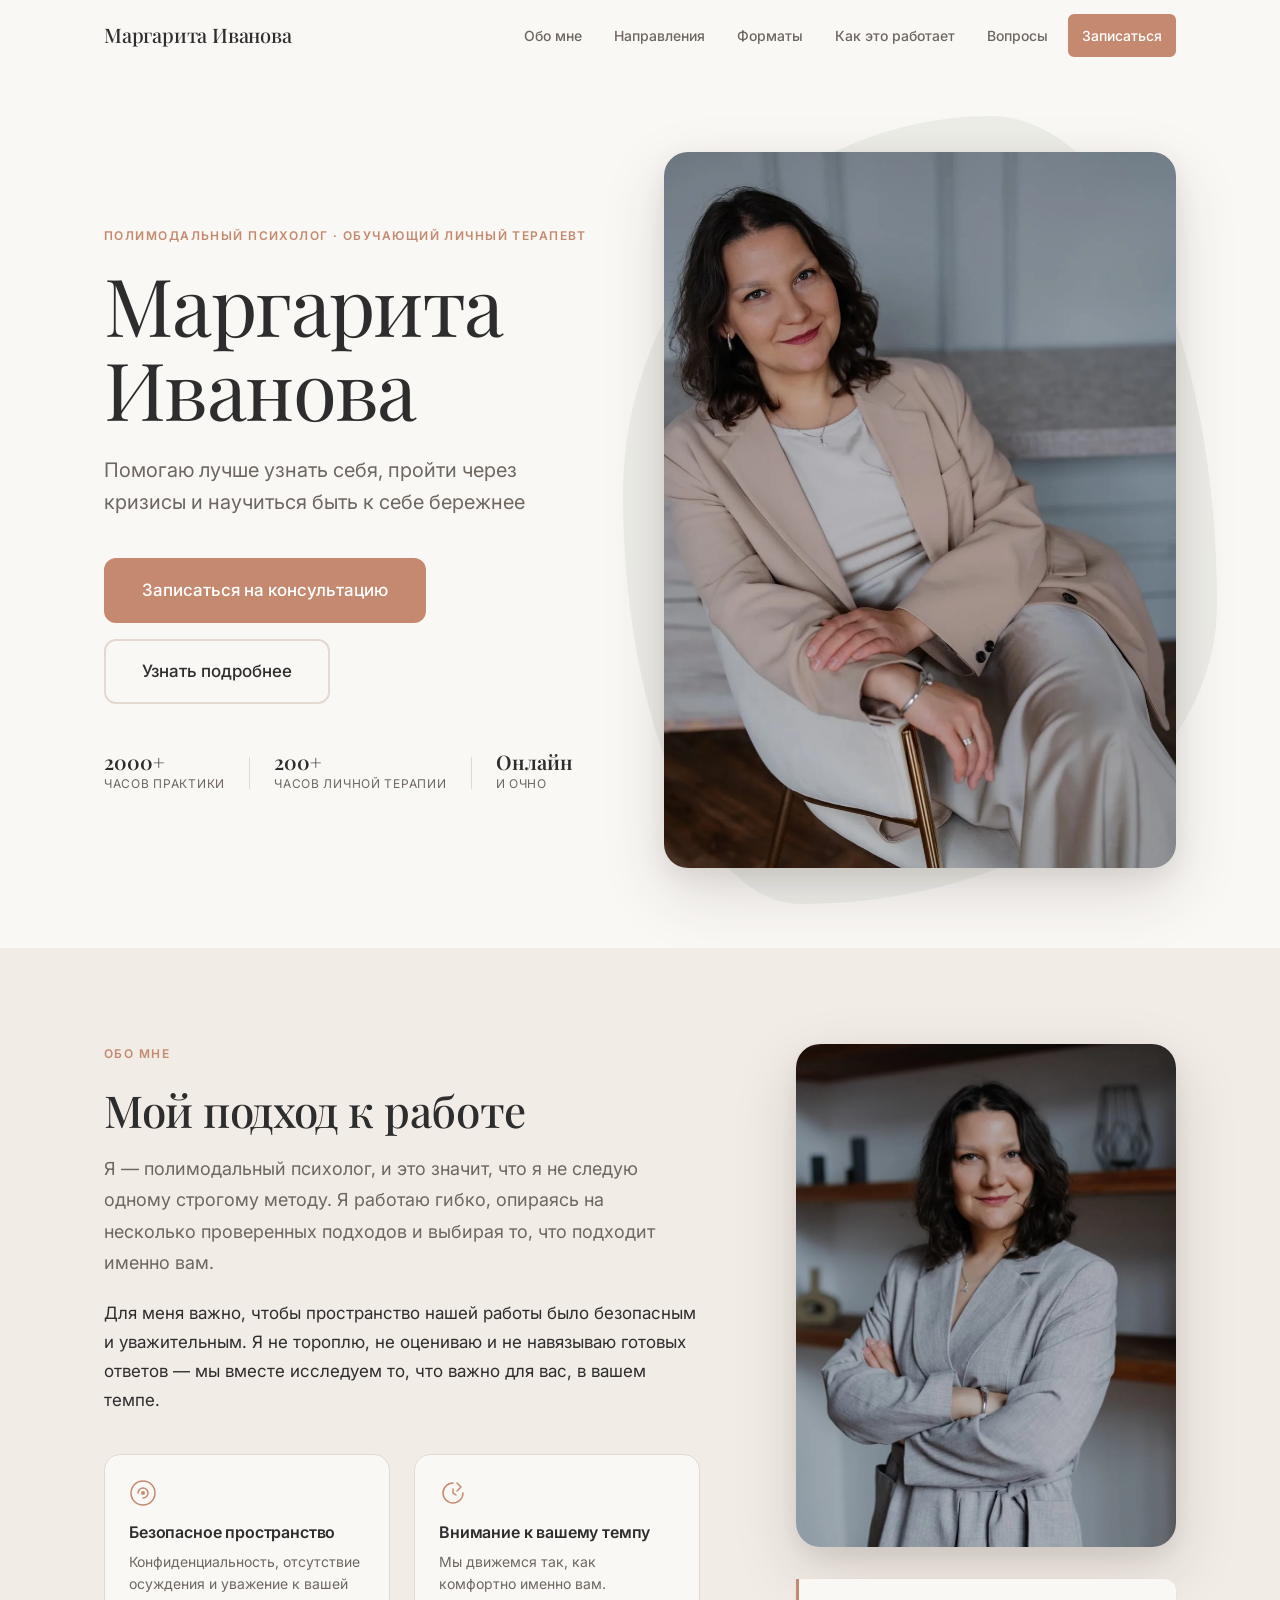
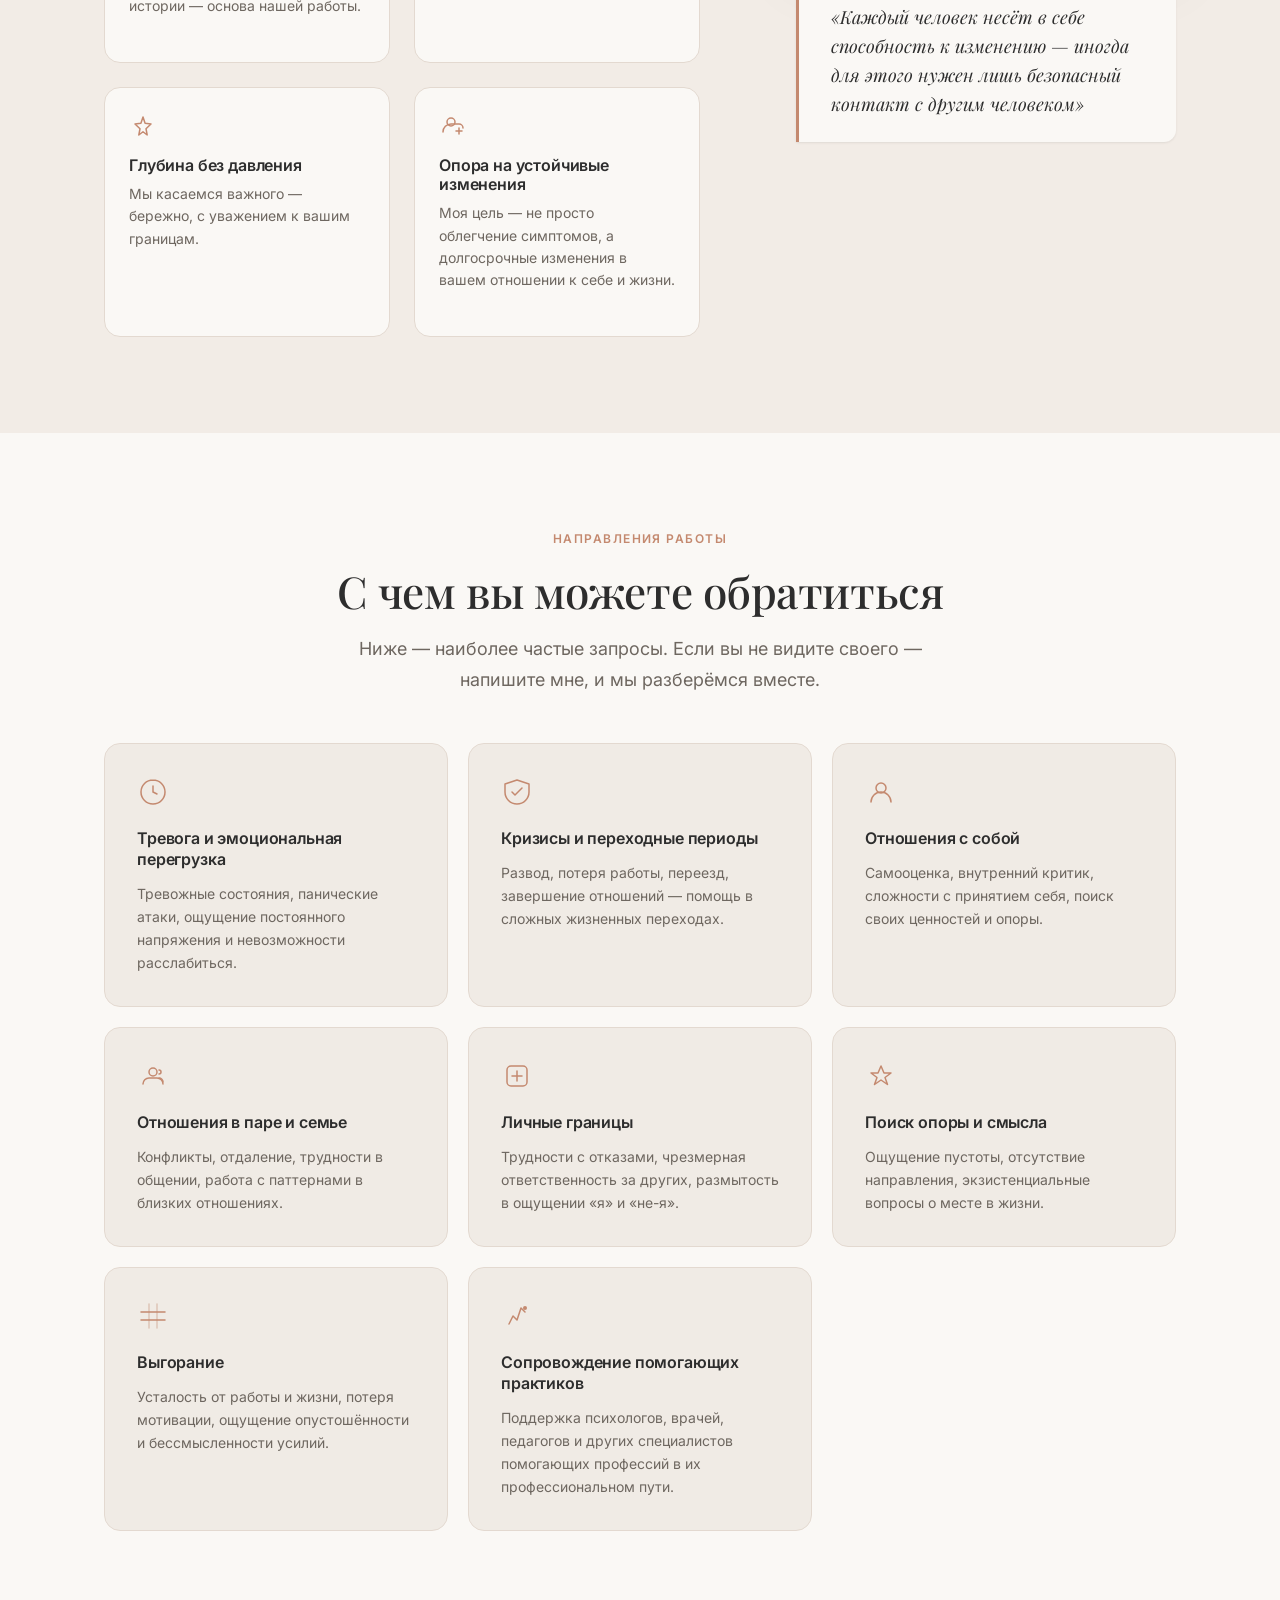
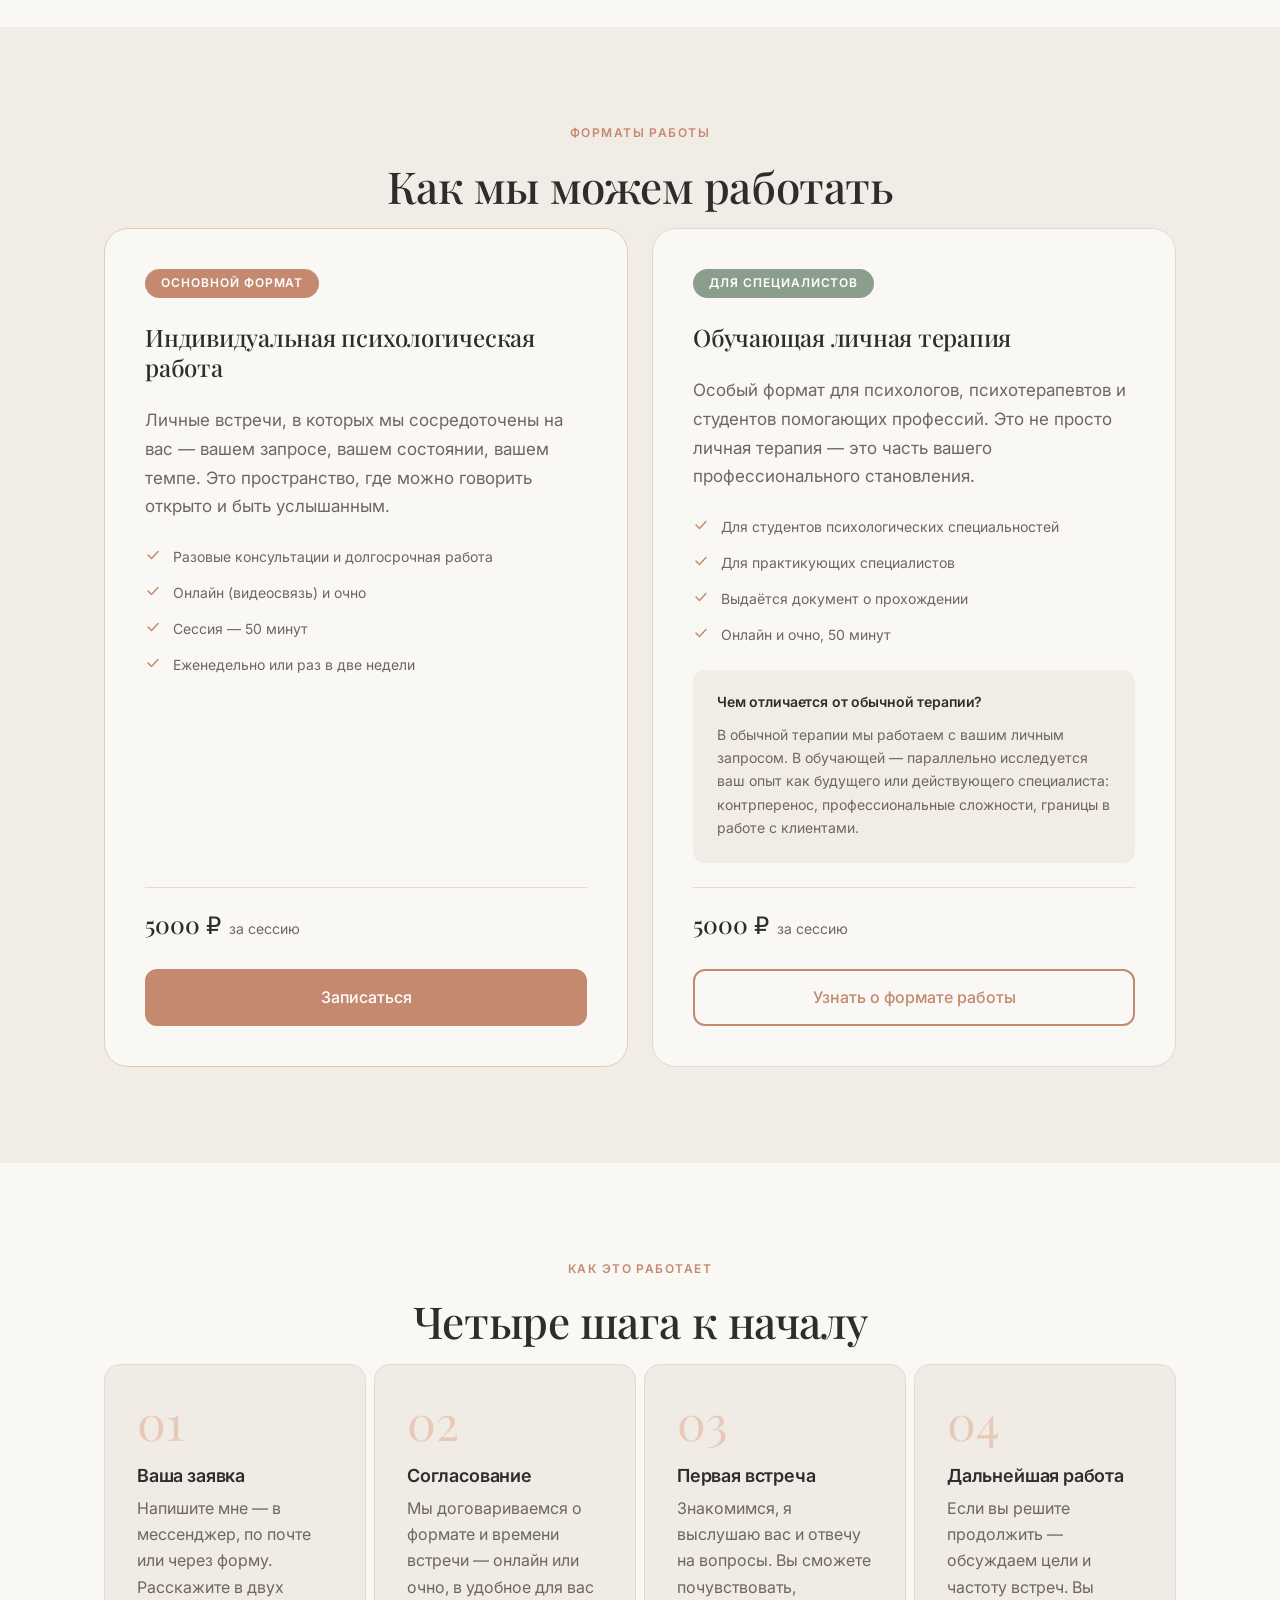
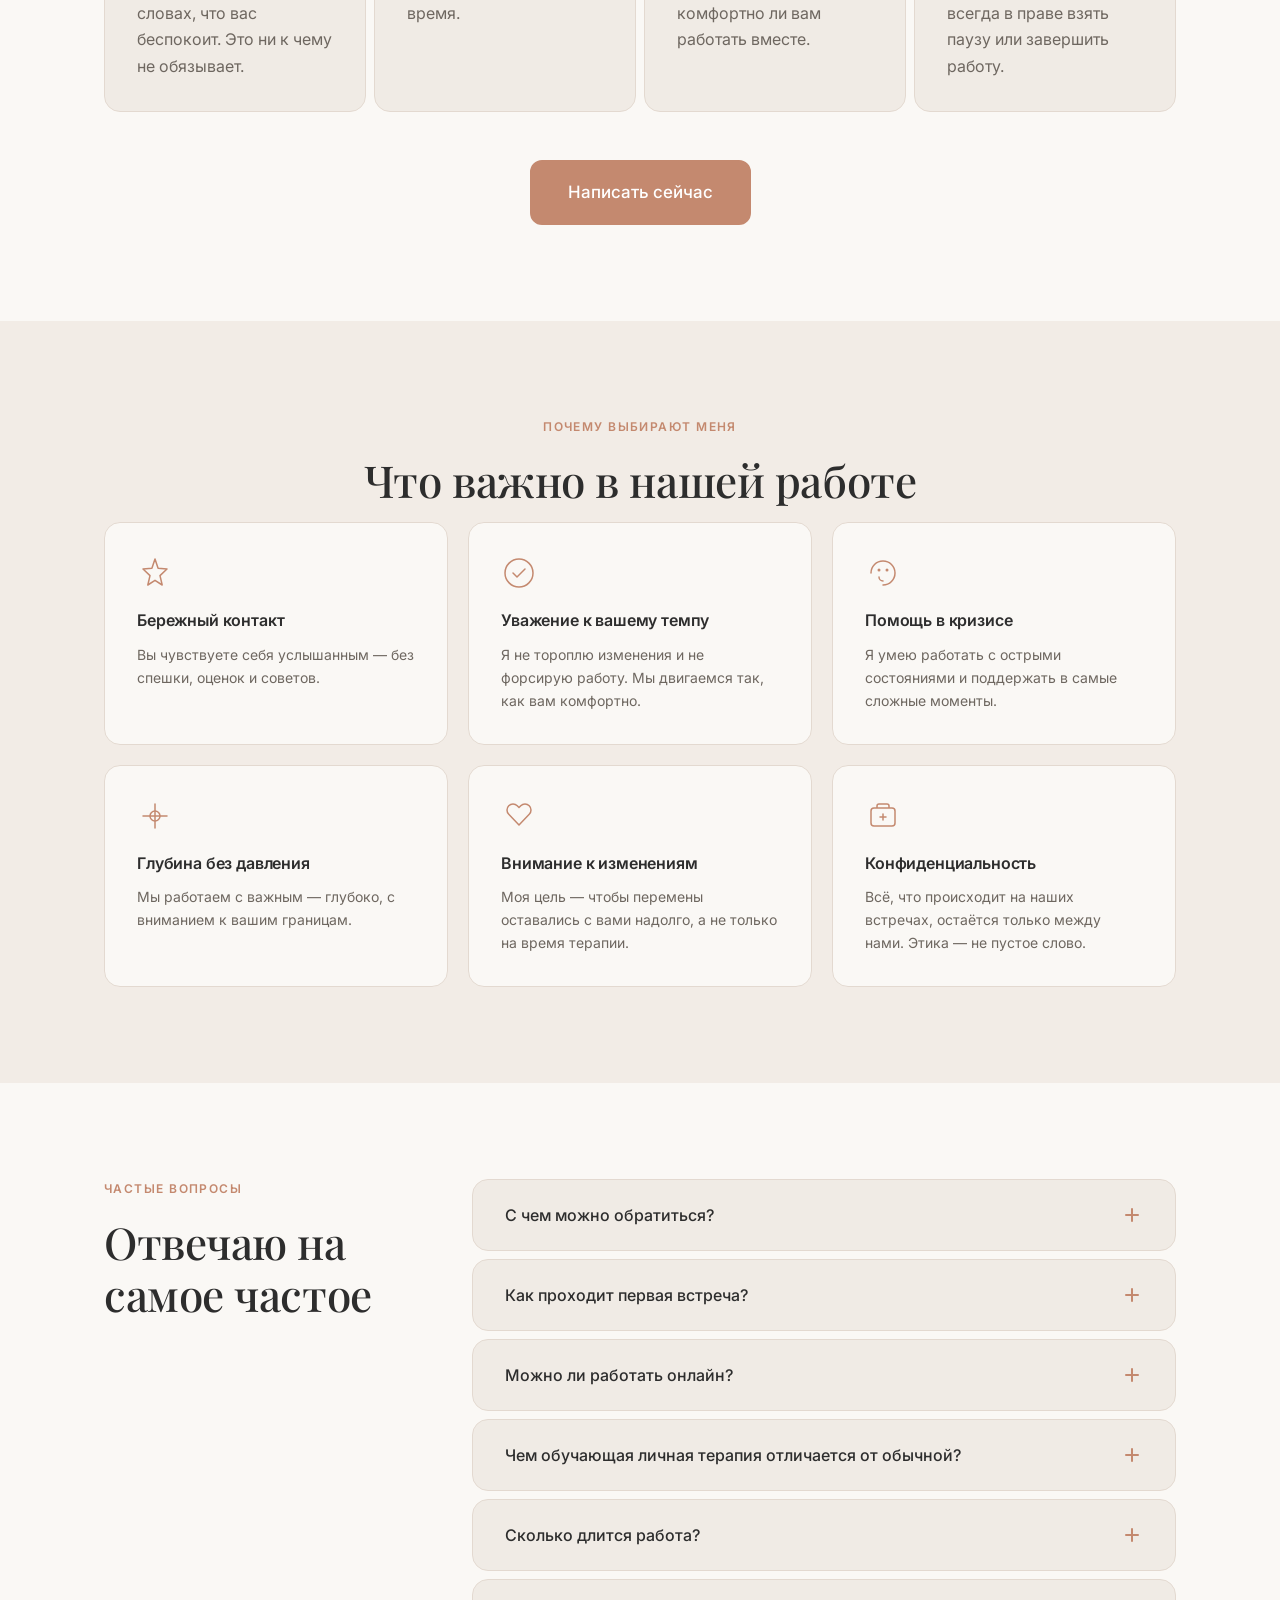
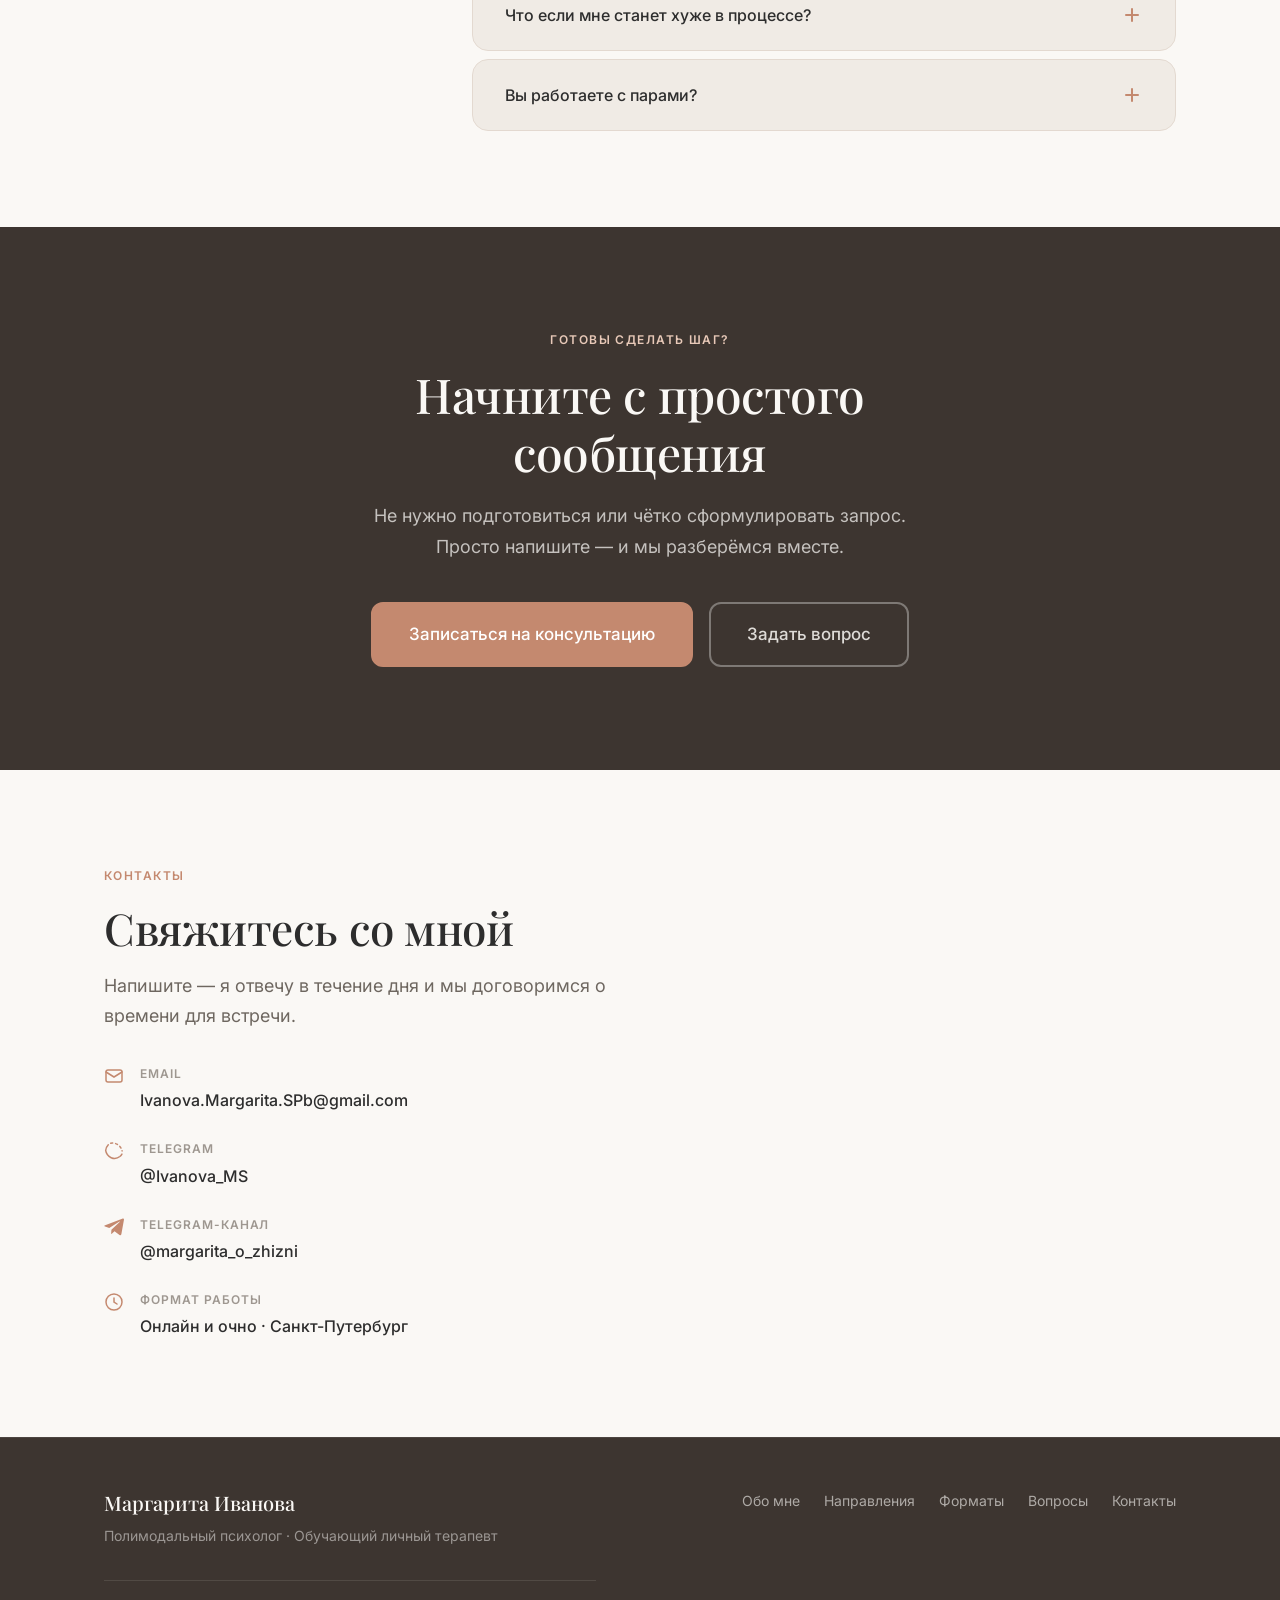
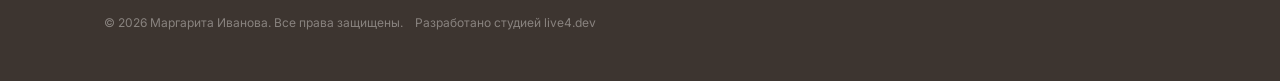
<file: index.html>
<!DOCTYPE html>
<html lang="ru">
<head>
  <meta charset="UTF-8">
  <meta name="viewport" content="width=device-width, initial-scale=1.0">
  <title>Маргарита Иванова — полимодальный психолог и обучающий личный терапевт</title>
  <meta name="description" content="Помогаю лучше понять себя, пройти через кризисы и научиться быть к себе бережнее. Индивидуальная работа и обучающая личная терапия.">

  <!-- Favicons -->
  <link rel="icon" type="image/x-icon" href="img/icons/favicon.ico">
  <link rel="icon" type="image/png" sizes="32x32" href="img/icons/favicon-32x32.png">
  <link rel="icon" type="image/png" sizes="16x16" href="img/icons/favicon-16x16.png">
  <link rel="apple-touch-icon" sizes="180x180" href="img/icons/apple-touch-icon.png">
  <link rel="manifest" href="img/icons/site.webmanifest">

  <!-- Open Graph -->
  <meta property="og:type" content="website">
  <meta property="og:title" content="Маргарита Иванова — полимодальный психолог и обучающий личный терапевт">
  <meta property="og:description" content="Помогаю лучше понять себя, пройти через кризисы и научиться быть к себе бережнее. Индивидуальная работа и обучающая личная терапия.">
  <meta property="og:image" content="img/og-preview.jpg">
  <meta property="og:locale" content="ru_RU">

  <!-- Fonts -->
  <link rel="preconnect" href="https://fonts.googleapis.com">
  <link rel="preconnect" href="https://fonts.gstatic.com" crossorigin>
  <link href="https://fonts.googleapis.com/css2?family=Playfair+Display:ital,wght@0,400;0,500;0,600;1,400&family=Inter:wght@300;400;500;600&display=swap" rel="stylesheet">

  <link rel="stylesheet" href="css/style.css">
  <!-- Yandex.Metrika counter -->
  <script type="text/javascript">
      (function(m,e,t,r,i,k,a){
          m[i]=m[i]||function(){(m[i].a=m[i].a||[]).push(arguments)};
          m[i].l=1*new Date();
          for (var j = 0; j < document.scripts.length; j++) {if (document.scripts[j].src === r) { return; }}
          k=e.createElement(t),a=e.getElementsByTagName(t)[0],k.async=1,k.src=r,a.parentNode.insertBefore(k,a)
      })(window, document,'script','https://mc.yandex.ru/metrika/tag.js?id=108142571', 'ym');

      ym(108142571, 'init', {ssr:true, webvisor:true, clickmap:true, ecommerce:"dataLayer", referrer: document.referrer, url: location.href, accurateTrackBounce:true, trackLinks:true});
  </script>
  <noscript><div><img src="https://mc.yandex.ru/watch/108142571" style="position:absolute; left:-9999px;" alt="" /></div></noscript>
  <!-- /Yandex.Metrika counter -->

</head>
<body>

  <!-- ============================================================
       HEADER / NAVIGATION
  ============================================================ -->
  <header class="site-header" id="top">
    <div class="container site-header__inner">
      <a class="site-logo" href="#hero">Маргарита Иванова</a>

      <nav class="site-nav" aria-label="Основная навигация">
        <ul class="site-nav__list">
          <li><a href="#about">Обо мне</a></li>
          <li><a href="#areas">Направления</a></li>
          <li><a href="#formats">Форматы</a></li>
          <li><a href="#process">Как это работает</a></li>
          <!-- <li><a href="#education">Образование</a></li> -->
          <li><a href="#faq">Вопросы</a></li>
          <li><a href="#contacts" class="btn btn--nav">Записаться</a></li>
        </ul>
      </nav>

      <button class="nav-toggle" aria-label="Открыть меню" aria-expanded="false" aria-controls="site-nav">
        <span class="nav-toggle__bar"></span>
        <span class="nav-toggle__bar"></span>
        <span class="nav-toggle__bar"></span>
      </button>
    </div>
  </header>

  <main>

    <!-- ============================================================
         SECTION 1: HERO
    ============================================================ -->
    <section id="hero" class="section hero">
      <div class="container hero__inner">
        <div class="hero__content reveal">
          <p class="eyebrow">Полимодальный психолог · Обучающий личный терапевт</p>
          <h1 class="hero__name">Маргарита<br>Иванова</h1>
          <p class="hero__tagline">Помогаю лучше узнать себя, пройти через кризисы и научиться быть к себе бережнее</p>
          <div class="hero__actions">
            <a href="#contacts" class="btn btn--primary btn--large">Записаться на консультацию</a>
            <a href="#about" class="btn btn--ghost btn--large">Узнать подробнее</a>
          </div>
          <div class="hero__trust">
            <div class="hero__trust-item">
              <span class="hero__trust-num">2000+</span>
              <span class="hero__trust-label">часов практики</span>
            </div>
            <div class="hero__trust-sep" aria-hidden="true"></div>
            <div class="hero__trust-item">
              <span class="hero__trust-num">200+</span>
              <span class="hero__trust-label">часов личной терапии</span>
            </div>
            <div class="hero__trust-sep" aria-hidden="true"></div>
            <div class="hero__trust-item">
              <span class="hero__trust-num">Онлайн</span>
              <span class="hero__trust-label">и очно</span>
            </div>
          </div>
        </div>

        <div class="hero__photo-wrap reveal">
          <div class="hero__photo-blob" aria-hidden="true"></div>
          <picture>
            <source srcset="img/photo1.webp" type="image/webp">
            <img
              src="img/photo1.jpg"
              alt="Маргарита Иванова — психолог"
              class="hero__photo"
              width="480"
              height="600"
              loading="eager"
            >
          </picture>
        </div>
      </div>
    </section>

    <!-- ============================================================
         SECTION 2: ABOUT
    ============================================================ -->
    <section id="about" class="section section--alt about">
      <div class="container about__inner">
        <div class="about__text">
          <p class="eyebrow reveal">Обо мне</p>
          <h2 class="section__title reveal">Мой подход к работе</h2>
          <p class="about__lead reveal">Я — полимодальный психолог, и это значит, что я не следую одному строгому методу. Я работаю гибко, опираясь на несколько проверенных подходов и выбирая то, что подходит именно вам.</p>
          <p class="reveal">Для меня важно, чтобы пространство нашей работы было безопасным и уважительным. Я не тороплю, не оцениваю и не навязываю готовых ответов — мы вместе исследуем то, что важно для вас, в вашем темпе.</p>

          <div class="about__principles reveal-stagger">
            <div class="principle">
              <div class="principle__icon" aria-hidden="true">
                <svg width="28" height="28" viewBox="0 0 28 28" fill="none" xmlns="http://www.w3.org/2000/svg">
                  <circle cx="14" cy="14" r="12" stroke="currentColor" stroke-width="1.5"/>
                  <path d="M9 14c0-2.76 2.24-5 5-5s5 2.24 5 5-2.24 5-5 5" stroke="currentColor" stroke-width="1.5" stroke-linecap="round"/>
                  <circle cx="14" cy="14" r="2" fill="currentColor"/>
                </svg>
              </div>
              <h3 class="principle__title">Безопасное пространство</h3>
              <p>Конфиденциальность, отсутствие осуждения и уважение к вашей истории — основа нашей работы.</p>
            </div>

            <div class="principle">
              <div class="principle__icon" aria-hidden="true">
                <svg width="28" height="28" viewBox="0 0 28 28" fill="none" xmlns="http://www.w3.org/2000/svg">
                  <path d="M14 4C8.48 4 4 8.48 4 14s4.48 10 10 10 10-4.48 10-10" stroke="currentColor" stroke-width="1.5" stroke-linecap="round"/>
                  <path d="M18 4l4 4-4 4" stroke="currentColor" stroke-width="1.5" stroke-linecap="round" stroke-linejoin="round"/>
                  <path d="M14 10v4l3 2" stroke="currentColor" stroke-width="1.5" stroke-linecap="round"/>
                </svg>
              </div>
              <h3 class="principle__title">Внимание к вашему темпу</h3>
              <p>Мы движемся так, как комфортно именно вам.</p>
            </div>

            <div class="principle">
              <div class="principle__icon" aria-hidden="true">
                <svg width="28" height="28" viewBox="0 0 28 28" fill="none" xmlns="http://www.w3.org/2000/svg">
                  <path d="M14 5l2.09 6.26L22 12l-5 4.74L18.18 23 14 19.77 9.82 23 11 16.74 6 12l5.91-.74L14 5z" stroke="currentColor" stroke-width="1.5" stroke-linejoin="round"/>
                </svg>
              </div>
              <h3 class="principle__title">Глубина без давления</h3>
              <p>Мы касаемся важного — бережно, с уважением к вашим границам.</p>
            </div>

            <div class="principle">
              <div class="principle__icon" aria-hidden="true">
                <svg width="28" height="28" viewBox="0 0 28 28" fill="none" xmlns="http://www.w3.org/2000/svg">
                  <path d="M4 20c0-4.42 3.58-8 8-8h8c2.21 0 4 1.79 4 4" stroke="currentColor" stroke-width="1.5" stroke-linecap="round"/>
                  <circle cx="12" cy="10" r="4" stroke="currentColor" stroke-width="1.5"/>
                  <path d="M20 16v6M17 19h6" stroke="currentColor" stroke-width="1.5" stroke-linecap="round"/>
                </svg>
              </div>
              <h3 class="principle__title">Опора на устойчивые изменения</h3>
              <p>Моя цель — не просто облегчение симптомов, а долгосрочные изменения в вашем отношении к себе и жизни.</p>
            </div>
          </div>
        </div>

        <aside class="about__aside reveal">
          <div class="about__photo-wrap">
            <picture>
              <source srcset="img/photo2.webp" type="image/webp">
              <img
                src="img/photo2.jpg"
                alt="Маргарита Иванова"
                class="about__photo"
                width="420"
                height="600"
                loading="lazy"
              >
            </picture>
          </div>
          <blockquote class="about__quote">
            <p>«Каждый человек несёт в себе способность к изменению — иногда для этого нужен лишь безопасный контакт с другим человеком»</p>
          </blockquote>
        </aside>
      </div>
    </section>

    <!-- ============================================================
         SECTION 3: AREAS OF WORK
    ============================================================ -->
    <section id="areas" class="section areas">
      <div class="container">
        <p class="eyebrow text-center reveal">Направления работы</p>
        <h2 class="section__title text-center reveal">С чем вы можете обратиться</h2>
        <p class="section__subtitle text-center reveal">Ниже — наиболее частые запросы. Если вы не видите своего — напишите мне, и мы разберёмся вместе.</p>

        <div class="areas__grid reveal-stagger">

          <article class="area-card">
            <div class="area-card__icon" aria-hidden="true">
              <svg width="32" height="32" viewBox="0 0 32 32" fill="none" xmlns="http://www.w3.org/2000/svg">
                <path d="M16 4C9.37 4 4 9.37 4 16s5.37 12 12 12 12-5.37 12-12S22.63 4 16 4z" stroke="currentColor" stroke-width="1.5"/>
                <path d="M16 10v6l4 2" stroke="currentColor" stroke-width="1.5" stroke-linecap="round"/>
              </svg>
            </div>
            <h3 class="area-card__title">Тревога и эмоциональная перегрузка</h3>
            <p class="area-card__text">Тревожные состояния, панические атаки, ощущение постоянного напряжения и невозможности расслабиться.</p>
          </article>

          <article class="area-card">
            <div class="area-card__icon" aria-hidden="true">
              <svg width="32" height="32" viewBox="0 0 32 32" fill="none" xmlns="http://www.w3.org/2000/svg">
                <path d="M16 28C9.37 28 4 22.63 4 16V8l12-4 12 4v8c0 6.63-5.37 12-12 12z" stroke="currentColor" stroke-width="1.5" stroke-linejoin="round"/>
                <path d="M11 16l3 3 7-7" stroke="currentColor" stroke-width="1.5" stroke-linecap="round" stroke-linejoin="round"/>
              </svg>
            </div>
            <h3 class="area-card__title">Кризисы и переходные периоды</h3>
            <p class="area-card__text">Развод, потеря работы, переезд, завершение отношений — помощь в сложных жизненных переходах.</p>
          </article>

          <article class="area-card">
            <div class="area-card__icon" aria-hidden="true">
              <svg width="32" height="32" viewBox="0 0 32 32" fill="none" xmlns="http://www.w3.org/2000/svg">
                <circle cx="16" cy="12" r="5" stroke="currentColor" stroke-width="1.5"/>
                <path d="M6 26c0-5.52 4.48-10 10-10s10 4.48 10 10" stroke="currentColor" stroke-width="1.5" stroke-linecap="round"/>
              </svg>
            </div>
            <h3 class="area-card__title">Отношения с собой</h3>
            <p class="area-card__text">Самооценка, внутренний критик, сложности с принятием себя, поиск своих ценностей и опоры.</p>
          </article>

          <article class="area-card">
            <div class="area-card__icon" aria-hidden="true">
              <svg width="32" height="32" viewBox="0 0 32 32" fill="none" xmlns="http://www.w3.org/2000/svg">
                <path d="M16 8c-2.21 0-4 1.79-4 4s1.79 4 4 4 4-1.79 4-4-1.79-4-4-4z" stroke="currentColor" stroke-width="1.5"/>
                <path d="M6 24c0-3.31 2.69-6 6-6h8c3.31 0 6 2.69 6 6" stroke="currentColor" stroke-width="1.5" stroke-linecap="round"/>
                <path d="M22 10c1.1 0 2 .9 2 2s-.9 2-2 2" stroke="currentColor" stroke-width="1.5" stroke-linecap="round"/>
                <path d="M26 22c0-2.21-1.79-4-4-4" stroke="currentColor" stroke-width="1.5" stroke-linecap="round"/>
              </svg>
            </div>
            <h3 class="area-card__title">Отношения в паре и семье</h3>
            <p class="area-card__text">Конфликты, отдаление, трудности в общении, работа с паттернами в близких отношениях.</p>
          </article>

          <article class="area-card">
            <div class="area-card__icon" aria-hidden="true">
              <svg width="32" height="32" viewBox="0 0 32 32" fill="none" xmlns="http://www.w3.org/2000/svg">
                <rect x="6" y="6" width="20" height="20" rx="4" stroke="currentColor" stroke-width="1.5"/>
                <path d="M11 16h10M16 11v10" stroke="currentColor" stroke-width="1.5" stroke-linecap="round"/>
              </svg>
            </div>
            <h3 class="area-card__title">Личные границы</h3>
            <p class="area-card__text">Трудности с отказами, чрезмерная ответственность за других, размытость в ощущении «я» и «не-я».</p>
          </article>

          <article class="area-card">
            <div class="area-card__icon" aria-hidden="true">
              <svg width="32" height="32" viewBox="0 0 32 32" fill="none" xmlns="http://www.w3.org/2000/svg">
                <path d="M16 6l3 7h7l-6 4.5 2.5 7-6.5-4.5L9.5 24.5l2.5-7L6 13h7z" stroke="currentColor" stroke-width="1.5" stroke-linejoin="round"/>
              </svg>
            </div>
            <h3 class="area-card__title">Поиск опоры и смысла</h3>
            <p class="area-card__text">Ощущение пустоты, отсутствие направления, экзистенциальные вопросы о месте в жизни.</p>
          </article>

          <article class="area-card">
            <div class="area-card__icon" aria-hidden="true">
              <svg width="32" height="32" viewBox="0 0 32 32" fill="none" xmlns="http://www.w3.org/2000/svg">
                <path d="M4 12h24M4 20h24" stroke="currentColor" stroke-width="1.5" stroke-linecap="round"/>
                <path d="M12 4v24M20 4v24" stroke="currentColor" stroke-width="1.5" stroke-linecap="round" opacity="0.4"/>
              </svg>
            </div>
            <h3 class="area-card__title">Выгорание</h3>
            <p class="area-card__text">Усталость от работы и жизни, потеря мотивации, ощущение опустошённости и бессмысленности усилий.</p>
          </article>

          <article class="area-card">
            <div class="area-card__icon" aria-hidden="true">
              <svg width="32" height="32" viewBox="0 0 32 32" fill="none" xmlns="http://www.w3.org/2000/svg">
                <path d="M8 24l4-8 4 4 4-12 4 4" stroke="currentColor" stroke-width="1.5" stroke-linecap="round" stroke-linejoin="round"/>
                <circle cx="24" cy="8" r="2" fill="currentColor"/>
              </svg>
            </div>
            <h3 class="area-card__title">Сопровождение помогающих практиков</h3>
            <p class="area-card__text">Поддержка психологов, врачей, педагогов и других специалистов помогающих профессий в их профессиональном пути.</p>
          </article>

        </div>
      </div>
    </section>

    <!-- ============================================================
         SECTION 4: WORK FORMATS
    ============================================================ -->
    <section id="formats" class="section section--alt formats">
      <div class="container">
        <p class="eyebrow text-center reveal">Форматы работы</p>
        <h2 class="section__title text-center reveal">Как мы можем работать</h2>

        <div class="formats__grid reveal-stagger">

          <article class="format-card format-card--primary">
            <div class="format-card__label">Основной формат</div>
            <h3 class="format-card__title">Индивидуальная психологическая работа</h3>
            <p class="format-card__desc">Личные встречи, в которых мы сосредоточены на вас — вашем запросе, вашем состоянии, вашем темпе. Это пространство, где можно говорить открыто и быть услышанным.</p>
            <ul class="format-card__list">
              <li>
                <svg width="16" height="16" viewBox="0 0 16 16" fill="none" aria-hidden="true"><path d="M3 8l3.5 3.5 6.5-7" stroke="currentColor" stroke-width="1.5" stroke-linecap="round" stroke-linejoin="round"/></svg>
                Разовые консультации и долгосрочная работа
              </li>
              <li>
                <svg width="16" height="16" viewBox="0 0 16 16" fill="none" aria-hidden="true"><path d="M3 8l3.5 3.5 6.5-7" stroke="currentColor" stroke-width="1.5" stroke-linecap="round" stroke-linejoin="round"/></svg>
                Онлайн (видеосвязь) и очно
              </li>
              <li>
                <svg width="16" height="16" viewBox="0 0 16 16" fill="none" aria-hidden="true"><path d="M3 8l3.5 3.5 6.5-7" stroke="currentColor" stroke-width="1.5" stroke-linecap="round" stroke-linejoin="round"/></svg>
                Сессия — 50 минут
              </li>
              <li>
                <svg width="16" height="16" viewBox="0 0 16 16" fill="none" aria-hidden="true"><path d="M3 8l3.5 3.5 6.5-7" stroke="currentColor" stroke-width="1.5" stroke-linecap="round" stroke-linejoin="round"/></svg>
                Еженедельно или раз в две недели
              </li>
            </ul>
            <div class="format-card__price">
              <span class="format-card__price-amount">5000 ₽</span>
              <span class="format-card__price-note">за сессию</span>
            </div>
            <a href="#contacts" class="btn btn--primary btn--full">Записаться</a>
          </article>

          <article class="format-card">
            <div class="format-card__label format-card__label--alt">Для специалистов</div>
            <h3 class="format-card__title">Обучающая личная терапия</h3>
            <p class="format-card__desc">Особый формат для психологов, психотерапевтов и студентов помогающих профессий. Это не просто личная терапия — это часть вашего профессионального становления.</p>
            <ul class="format-card__list">
              <li>
                <svg width="16" height="16" viewBox="0 0 16 16" fill="none" aria-hidden="true"><path d="M3 8l3.5 3.5 6.5-7" stroke="currentColor" stroke-width="1.5" stroke-linecap="round" stroke-linejoin="round"/></svg>
                Для студентов психологических специальностей
              </li>
              <li>
                <svg width="16" height="16" viewBox="0 0 16 16" fill="none" aria-hidden="true"><path d="M3 8l3.5 3.5 6.5-7" stroke="currentColor" stroke-width="1.5" stroke-linecap="round" stroke-linejoin="round"/></svg>
                Для практикующих специалистов
              </li>
              <li>
                <svg width="16" height="16" viewBox="0 0 16 16" fill="none" aria-hidden="true"><path d="M3 8l3.5 3.5 6.5-7" stroke="currentColor" stroke-width="1.5" stroke-linecap="round" stroke-linejoin="round"/></svg>
                Выдаётся документ о прохождении
              </li>
              <li>
                <svg width="16" height="16" viewBox="0 0 16 16" fill="none" aria-hidden="true"><path d="M3 8l3.5 3.5 6.5-7" stroke="currentColor" stroke-width="1.5" stroke-linecap="round" stroke-linejoin="round"/></svg>
                Онлайн и очно, 50 минут
              </li>
            </ul>
            <div class="format-card__about-box">
              <h4>Чем отличается от обычной терапии?</h4>
              <p>В обычной терапии мы работаем с вашим личным запросом. В обучающей — параллельно исследуется ваш опыт как будущего или действующего специалиста: контрперенос, профессиональные сложности, границы в работе с клиентами.</p>
            </div>
            <div class="format-card__price">
              <span class="format-card__price-amount">5000 ₽</span>
              <span class="format-card__price-note">за сессию</span>
            </div>
            <a href="#contacts" class="btn btn--outline btn--full">Узнать о формате работы</a>
          </article>

        </div>
      </div>
    </section>

    <!-- ============================================================
         SECTION 5: HOW IT WORKS
    ============================================================ -->
    <section id="process" class="section process">
      <div class="container">
        <p class="eyebrow text-center reveal">Как это работает</p>
        <h2 class="section__title text-center reveal">Четыре шага к началу</h2>

        <ol class="process__steps reveal-stagger">
          <li class="process__step">
            <div class="process__step-num" aria-hidden="true">01</div>
            <div class="process__step-content">
              <h3>Ваша заявка</h3>
              <p>Напишите мне — в мессенджер, по почте или через форму. Расскажите в двух словах, что вас беспокоит. Это ни к чему не обязывает.</p>
            </div>
          </li>
          <li class="process__step">
            <div class="process__step-num" aria-hidden="true">02</div>
            <div class="process__step-content">
              <h3>Согласование</h3>
              <p>Мы договариваемся о формате и времени встречи — онлайн или очно, в удобное для вас время.</p>
            </div>
          </li>
          <li class="process__step">
            <div class="process__step-num" aria-hidden="true">03</div>
            <div class="process__step-content">
              <h3>Первая встреча</h3>
              <p>Знакомимся, я выслушаю вас и отвечу на вопросы. Вы сможете почувствовать, комфортно ли вам работать вместе.</p>
            </div>
          </li>
          <li class="process__step">
            <div class="process__step-num" aria-hidden="true">04</div>
            <div class="process__step-content">
              <h3>Дальнейшая работа</h3>
              <p>Если вы решите продолжить — обсуждаем цели и частоту встреч. Вы всегда в праве взять паузу или завершить работу.</p>
            </div>
          </li>
        </ol>

        <div class="process__cta reveal">
          <a href="#contacts" class="btn btn--primary btn--large">Написать сейчас</a>
        </div>
      </div>
    </section>

    <!-- ============================================================
         SECTION 6: WHY CHOOSE HER
    ============================================================ -->
    <section id="trust" class="section section--alt trust">
      <div class="container">
        <p class="eyebrow text-center reveal">Почему выбирают меня</p>
        <h2 class="section__title text-center reveal">Что важно в нашей работе</h2>

        <div class="trust__grid reveal-stagger">
          <div class="trust__item">
            <div class="trust__item-icon" aria-hidden="true">
              <svg width="36" height="36" viewBox="0 0 36 36" fill="none" xmlns="http://www.w3.org/2000/svg">
                <path d="M18 4l3.09 9.26L30 14l-7 6.59L25.18 30 18 25.27 10.82 30 13 20.59 6 14l8.91-.74L18 4z" stroke="currentColor" stroke-width="1.5" stroke-linejoin="round"/>
              </svg>
            </div>
            <h3>Бережный контакт</h3>
            <p>Вы чувствуете себя услышанным — без спешки, оценок и советов.</p>
          </div>

          <div class="trust__item">
            <div class="trust__item-icon" aria-hidden="true">
              <svg width="36" height="36" viewBox="0 0 36 36" fill="none" xmlns="http://www.w3.org/2000/svg">
                <circle cx="18" cy="18" r="14" stroke="currentColor" stroke-width="1.5"/>
                <path d="M12 18l4 4 8-8" stroke="currentColor" stroke-width="1.5" stroke-linecap="round" stroke-linejoin="round"/>
              </svg>
            </div>
            <h3>Уважение к вашему темпу</h3>
            <p>Я не тороплю изменения и не форсирую работу. Мы двигаемся так, как вам комфортно.</p>
          </div>

          <div class="trust__item">
            <div class="trust__item-icon" aria-hidden="true">
              <svg width="36" height="36" viewBox="0 0 36 36" fill="none" xmlns="http://www.w3.org/2000/svg">
                <path d="M6 18c0-6.63 5.37-12 12-12s12 5.37 12 12-5.37 12-12 12" stroke="currentColor" stroke-width="1.5" stroke-linecap="round"/>
                <path d="M14 22c0 2.21 1.79 4 4 4" stroke="currentColor" stroke-width="1.5" stroke-linecap="round"/>
                <circle cx="14" cy="15" r="1.5" fill="currentColor"/>
                <circle cx="22" cy="15" r="1.5" fill="currentColor"/>
              </svg>
            </div>
            <h3>Помощь в кризисе</h3>
            <p>Я умею работать с острыми состояниями и поддержать в самые сложные моменты.</p>
          </div>

          <div class="trust__item">
            <div class="trust__item-icon" aria-hidden="true">
              <svg width="36" height="36" viewBox="0 0 36 36" fill="none" xmlns="http://www.w3.org/2000/svg">
                <path d="M18 6v24M6 18h24" stroke="currentColor" stroke-width="1.5" stroke-linecap="round"/>
                <circle cx="18" cy="18" r="5" stroke="currentColor" stroke-width="1.5"/>
              </svg>
            </div>
            <h3>Глубина без давления</h3>
            <p>Мы работаем с важным — глубоко, с вниманием к вашим границам.</p>
          </div>

          <div class="trust__item">
            <div class="trust__item-icon" aria-hidden="true">
              <svg width="36" height="36" viewBox="0 0 36 36" fill="none" xmlns="http://www.w3.org/2000/svg">
                <path d="M30 12c0-3.31-2.69-6-6-6-1.66 0-3.16.67-4.24 1.76L18 9.52l-1.76-1.76A5.978 5.978 0 0012 6C8.69 6 6 8.69 6 12c0 1.66.67 3.16 1.76 4.24L18 27l10.24-10.76A5.97 5.97 0 0030 12z" stroke="currentColor" stroke-width="1.5" stroke-linejoin="round"/>
              </svg>
            </div>
            <h3>Внимание к изменениям</h3>
            <p>Моя цель — чтобы перемены оставались с вами надолго, а не только на время терапии.</p>
          </div>

          <div class="trust__item">
            <div class="trust__item-icon" aria-hidden="true">
              <svg width="36" height="36" viewBox="0 0 36 36" fill="none" xmlns="http://www.w3.org/2000/svg">
                <rect x="6" y="10" width="24" height="18" rx="3" stroke="currentColor" stroke-width="1.5"/>
                <path d="M24 10V8a2 2 0 00-2-2h-8a2 2 0 00-2 2v2" stroke="currentColor" stroke-width="1.5"/>
                <path d="M18 16v6M15 19h6" stroke="currentColor" stroke-width="1.5" stroke-linecap="round"/>
              </svg>
            </div>
            <h3>Конфиденциальность</h3>
            <p>Всё, что происходит на наших встречах, остаётся только между нами. Этика — не пустое слово.</p>
          </div>
        </div>
      </div>
    </section>

    <!-- ============================================================
         SECTION 7: EDUCATION & QUALIFICATIONS
    ============================================================ -->
    <!-- <section id="education" class="section education">
      <div class="container">
        <p class="eyebrow text-center reveal">Образование и квалификация</p>
        <h2 class="section__title text-center reveal">Профессиональный путь</h2>

        <div class="education__inner">
          <div class="education__timeline reveal">
            <article class="edu-item">
              <div class="edu-item__year">
                <time>[Год]</time>
              </div>
              <div class="edu-item__body">
                <h3>[Добавить образование]</h3>
                <p>[Специальность, учебное заведение]</p>
              </div>
            </article>

            <article class="edu-item">
              <div class="edu-item__year">
                <time>[Год]</time>
              </div>
              <div class="edu-item__body">
                <h3>[Дополнительное образование]</h3>
                <p>[Программа, учебное заведение]</p>
              </div>
            </article>

            <article class="edu-item">
              <div class="edu-item__year">
                <time>[Год]</time>
              </div>
              <div class="edu-item__body">
                <h3>[Специализация / подход]</h3>
                <p>[Программа, учебное заведение]</p>
              </div>
            </article>
          </div>

          <div class="education__certs reveal">
            <h3 class="education__certs-title">Сертификаты и повышение квалификации</h3>
            <div class="certs__grid">
              <div class="cert-item">
                <div class="cert-item__icon" aria-hidden="true">
                  <svg width="24" height="24" viewBox="0 0 24 24" fill="none" xmlns="http://www.w3.org/2000/svg">
                    <path d="M12 2l2.09 6.26L20 9l-5 4.74 1.18 6.26L12 16.77 5.82 20 7 13.74 2 9l5.91-.74L12 2z" stroke="currentColor" stroke-width="1.5" stroke-linejoin="round"/>
                  </svg>
                </div>
                <p>[Добавить сертификат]</p>
              </div>
              <div class="cert-item">
                <div class="cert-item__icon" aria-hidden="true">
                  <svg width="24" height="24" viewBox="0 0 24 24" fill="none" xmlns="http://www.w3.org/2000/svg">
                    <path d="M12 2l2.09 6.26L20 9l-5 4.74 1.18 6.26L12 16.77 5.82 20 7 13.74 2 9l5.91-.74L12 2z" stroke="currentColor" stroke-width="1.5" stroke-linejoin="round"/>
                  </svg>
                </div>
                <p>[Добавить сертификат]</p>
              </div>
              <div class="cert-item">
                <div class="cert-item__icon" aria-hidden="true">
                  <svg width="24" height="24" viewBox="0 0 24 24" fill="none" xmlns="http://www.w3.org/2000/svg">
                    <path d="M12 2l2.09 6.26L20 9l-5 4.74 1.18 6.26L12 16.77 5.82 20 7 13.74 2 9l5.91-.74L12 2z" stroke="currentColor" stroke-width="1.5" stroke-linejoin="round"/>
                  </svg>
                </div>
                <p>[Добавить сертификат]</p>
              </div>
              <div class="cert-item">
                <div class="cert-item__icon" aria-hidden="true">
                  <svg width="24" height="24" viewBox="0 0 24 24" fill="none" xmlns="http://www.w3.org/2000/svg">
                    <path d="M12 2l2.09 6.26L20 9l-5 4.74 1.18 6.26L12 16.77 5.82 20 7 13.74 2 9l5.91-.74L12 2z" stroke="currentColor" stroke-width="1.5" stroke-linejoin="round"/>
                  </svg>
                </div>
                <p>[Добавить сертификат]</p>
              </div>
            </div>

            <div class="supervision-note">
              <svg width="20" height="20" viewBox="0 0 20 20" fill="none" aria-hidden="true"><circle cx="10" cy="10" r="8" stroke="currentColor" stroke-width="1.5"/><path d="M10 9v5M10 6.5v.5" stroke="currentColor" stroke-width="1.5" stroke-linecap="round"/></svg>
              <p>Регулярно прохожу супервизию и личную терапию — как часть профессиональной ответственности перед клиентами.</p>
            </div>
          </div>
        </div>
      </div>
    </section> --> 

    <!-- ============================================================
         SECTION 8: TESTIMONIALS
    ============================================================ -->
    <!-- <section id="testimonials" class="section section--alt testimonials">
      <div class="container">
        <p class="eyebrow text-center reveal">Отзывы</p>
        <h2 class="section__title text-center reveal">Что говорят клиенты</h2>

        <div class="testimonials__grid reveal-stagger">

          <article class="testimonial-card">
            <div class="testimonial-card__stars" aria-label="Оценка: 5 из 5">
              <span aria-hidden="true">★★★★★</span>
            </div>
            <blockquote>
              <p>«[Здесь будет реальный отзыв клиента. Текст отзыва добавляется после получения согласия клиента на публикацию.]»</p>
            </blockquote>
            <footer class="testimonial-card__footer">
              <strong>[Имя клиента]</strong>
              <span>[Год работы]</span>
            </footer>
          </article>

          <article class="testimonial-card">
            <div class="testimonial-card__stars" aria-label="Оценка: 5 из 5">
              <span aria-hidden="true">★★★★★</span>
            </div>
            <blockquote>
              <p>«[Здесь будет реальный отзыв клиента. Текст отзыва добавляется после получения согласия клиента на публикацию.]»</p>
            </blockquote>
            <footer class="testimonial-card__footer">
              <strong>[Имя клиента]</strong>
              <span>[Год работы]</span>
            </footer>
          </article>

          <article class="testimonial-card">
            <div class="testimonial-card__stars" aria-label="Оценка: 5 из 5">
              <span aria-hidden="true">★★★★★</span>
            </div>
            <blockquote>
              <p>«[Здесь будет реальный отзыв клиента. Текст отзыва добавляется после получения согласия клиента на публикацию.]»</p>
            </blockquote>
            <footer class="testimonial-card__footer">
              <strong>[Имя клиента]</strong>
              <span>[Год работы]</span>
            </footer>
          </article>

        </div>
      </div>
    </section> -->

    <!-- ============================================================
         SECTION 9: FAQ
    ============================================================ -->
    <section id="faq" class="section faq">
      <div class="container faq__inner">
        <div class="faq__header reveal">
          <p class="eyebrow">Частые вопросы</p>
          <h2 class="section__title">Отвечаю на самое частое</h2>
        </div>

        <div class="faq__list reveal">

          <div class="faq__item">
            <button class="faq__question" aria-expanded="false" aria-controls="faq-1" id="faq-btn-1">
              С чем можно обратиться?
              <span class="faq__icon" aria-hidden="true"></span>
            </button>
            <div class="faq__answer" id="faq-1" role="region" aria-labelledby="faq-btn-1">
              <p>Поводом для обращения может быть что угодно, что вас беспокоит — тревога, сложности в отношениях, ощущение потери смысла, кризис, желание лучше понять себя. Не нужно ждать «достаточно серьёзной» причины. Если что-то мешает жить так, как вы хотите — это уже повод.</p>
            </div>
          </div>

          <div class="faq__item">
            <button class="faq__question" aria-expanded="false" aria-controls="faq-2" id="faq-btn-2">
              Как проходит первая встреча?
              <span class="faq__icon" aria-hidden="true"></span>
            </button>
            <div class="faq__answer" id="faq-2" role="region" aria-labelledby="faq-btn-2">
              <p>Первая встреча — знакомство. Я расспрошу вас о том, что привело, какой запрос вы видите, что важно для вас в работе. Вы сможете задать любые вопросы обо мне и формате работы. В конце мы вместе решим, хотим ли продолжать. Никаких обязательств с первой встречи нет.</p>
            </div>
          </div>

          <div class="faq__item">
            <button class="faq__question" aria-expanded="false" aria-controls="faq-3" id="faq-btn-3">
              Можно ли работать онлайн?
              <span class="faq__icon" aria-hidden="true"></span>
            </button>
            <div class="faq__answer" id="faq-3" role="region" aria-labelledby="faq-btn-3">
              <p>Да, я работаю онлайн и очно. По моему опыту, онлайн-формат ничем не уступает очному в глубине и эффективности. Главное — чтобы у вас было тихое, приватное место для встречи.</p>
            </div>
          </div>

          <div class="faq__item">
            <button class="faq__question" aria-expanded="false" aria-controls="faq-4" id="faq-btn-4">
              Чем обучающая личная терапия отличается от обычной?
              <span class="faq__icon" aria-hidden="true"></span>
            </button>
            <div class="faq__answer" id="faq-4" role="region" aria-labelledby="faq-btn-4">
              <p>В обычной терапии мы работаем с вашим личным запросом — тем, что беспокоит в жизни. В обучающей — к этому добавляется профессиональное измерение: мы также исследуем ваш опыт как будущего или действующего специалиста. По итогам я выдаю документ о прохождении обучающей терапии, который принимается большинством психотерапевтических школ.</p>
            </div>
          </div>

          <div class="faq__item">
            <button class="faq__question" aria-expanded="false" aria-controls="faq-5" id="faq-btn-5">
              Сколько длится работа?
              <span class="faq__icon" aria-hidden="true"></span>
            </button>
            <div class="faq__answer" id="faq-5" role="region" aria-labelledby="faq-btn-5">
              <p>Это зависит от запроса. Для работы с конкретной ситуацией может быть достаточно нескольких встреч. Для более глубоких изменений — несколько месяцев или дольше. Мы обсуждаем это вместе, исходя из ваших целей. Вы всегда можете завершить работу, когда почувствуете, что готовы.</p>
            </div>
          </div>

          <div class="faq__item">
            <button class="faq__question" aria-expanded="false" aria-controls="faq-6" id="faq-btn-6">
              Что если мне станет хуже в процессе?
              <span class="faq__icon" aria-hidden="true"></span>
            </button>
            <div class="faq__answer" id="faq-6" role="region" aria-labelledby="faq-btn-6">
              <p>Иногда в начале терапии человек чувствует усиление тревоги или эмоциональный подъём — это нормальная часть процесса. Я всегда в контакте с тем, что происходит с вами, и мы двигаемся в темпе, который вы выдерживаете. Если что-то идёт не так — вы можете сказать мне об этом напрямую.</p>
            </div>
          </div>

          <div class="faq__item">
            <button class="faq__question" aria-expanded="false" aria-controls="faq-7" id="faq-btn-7">
              Вы работаете с парами?
              <span class="faq__icon" aria-hidden="true"></span>
            </button>
            <div class="faq__answer" id="faq-7" role="region" aria-labelledby="faq-btn-7">
              <p>Напишите мне — расскажу подробнее о возможных форматах работы с парами и уточним, подходит ли это для вашей ситуации.</p>
            </div>
          </div>

        </div>
      </div>
    </section>

    <!-- ============================================================
         SECTION 10: FINAL CTA
    ============================================================ -->
    <section id="cta" class="section cta">
      <div class="container cta__inner reveal">
        <p class="eyebrow eyebrow--light">Готовы сделать шаг?</p>
        <h2 class="cta__title">Начните с простого сообщения</h2>
        <p class="cta__text">Не нужно подготовиться или чётко сформулировать запрос. Просто напишите — и мы разберёмся вместе.</p>
        <div class="cta__actions">
          <a href="#contacts" class="btn btn--primary btn--large">Записаться на консультацию</a>
          <a href="#contacts" class="btn btn--ghost-light btn--large">Задать вопрос</a>
        </div>
      </div>
    </section>

    <!-- ============================================================
         SECTION 11: CONTACTS
    ============================================================ -->
    <section id="contacts" class="section contacts">
      <div class="container contacts__inner">

        <div class="contacts__info reveal">
          <p class="eyebrow">Контакты</p>
          <h2 class="section__title">Свяжитесь со мной</h2>
          <p class="contacts__lead">Напишите — я отвечу в течение дня и мы договоримся о времени для встречи.</p>

          <ul class="contacts__list">
            <li class="contacts__item">
              <div class="contacts__item-icon" aria-hidden="true">
                <svg width="20" height="20" viewBox="0 0 20 20" fill="none" xmlns="http://www.w3.org/2000/svg">
                  <path d="M4 4h12a2 2 0 012 2v8a2 2 0 01-2 2H4a2 2 0 01-2-2V6a2 2 0 012-2z" stroke="currentColor" stroke-width="1.5"/>
                  <path d="M2 6l8 5 8-5" stroke="currentColor" stroke-width="1.5" stroke-linecap="round"/>
                </svg>
              </div>
              <div>
                <span class="contacts__item-label">Email</span>
                <a href="mailto:Ivanova.margarita.spb@gmail.com" class="contacts__item-value">Ivanova.Margarita.SPb@gmail.com</a>
              </div>
            </li>
            <li class="contacts__item">
              <div class="contacts__item-icon" aria-hidden="true">
                <svg width="20" height="20" viewBox="0 0 20 20" fill="none" xmlns="http://www.w3.org/2000/svg">
                  <path d="M17.94 13.06a10 10 0 01-2.07 2.48c-5.37 4.37-13.12.75-14.22-6.06A9.97 9.97 0 014.28 3.7" stroke="currentColor" stroke-width="1.5" stroke-linecap="round"/>
                  <path d="M6.69 2.22A10 10 0 0118.12 9.9" stroke="currentColor" stroke-width="1.5" stroke-linecap="round" stroke-dasharray="2 3"/>
                </svg>
              </div>
              <div>
                <span class="contacts__item-label">Telegram</span>
                <a href="https://t.me/Ivanova_MS" class="contacts__item-value">@Ivanova_MS</a>
              </div>
            </li>
            <li class="contacts__item">
              <div class="contacts__item-icon" aria-hidden="true">
                <svg width="20" height="20" viewBox="0 0 20 20" fill="none" xmlns="http://www.w3.org/2000/svg">
                  <path d="M18.17 1.83L1.17 8.25c-1.08.42-1.08 1.08-.17 1.33l4.25 1.33 9.83-6.17c.5-.33.92-.17.58.17L7.42 12.75l-.33 4.33c.5 0 .75-.25 1-.5l2.42-2.33 5 3.67c.92.5 1.58.25 1.83-.75L19.92 3c.33-1.25-.42-1.75-1.75-1.17z" fill="currentColor"/>
                </svg>
              </div>
              <div>
                <span class="contacts__item-label">Telegram-канал</span>
                <a href="https://t.me/margarita_o_zhizni" class="contacts__item-value" target="_blank" rel="noopener">@margarita_o_zhizni</a>
              </div>
            </li>
            <!-- <li class="contacts__item">
              <div class="contacts__item-icon" aria-hidden="true">
                <svg width="20" height="20" viewBox="0 0 20 20" fill="none" xmlns="http://www.w3.org/2000/svg">
                  <rect x="2" y="2" width="16" height="16" rx="4" stroke="currentColor" stroke-width="1.5"/>
                  <circle cx="10" cy="10" r="3.5" stroke="currentColor" stroke-width="1.5"/>
                  <circle cx="14.5" cy="5.5" r="1" fill="currentColor"/>
                </svg>
              </div>
              <div>
                <span class="contacts__item-label">Instagram</span>
                <a href="https://www.instagram.com/margarita_o_zhizni" class="contacts__item-value">@margarita_o_zhizni</a>
              </div>
            </li> -->
            <li class="contacts__item">
              <div class="contacts__item-icon" aria-hidden="true">
                <svg width="20" height="20" viewBox="0 0 20 20" fill="none" xmlns="http://www.w3.org/2000/svg">
                  <path d="M10 2C5.58 2 2 5.58 2 10s3.58 8 8 8 8-3.58 8-8-3.58-8-8-8z" stroke="currentColor" stroke-width="1.5"/>
                  <path d="M10 6v4l3 2" stroke="currentColor" stroke-width="1.5" stroke-linecap="round"/>
                </svg>
              </div>
              <div>
                <span class="contacts__item-label">Формат работы</span>
                <span class="contacts__item-value">Онлайн и очно · Санкт-Путербург</span>
              </div>
            </li>
          </ul>
        </div>
        <!--
        <div class="contacts__form-wrap reveal">
          <form class="contacts__form" novalidate id="contact-form">
            <h3 class="contacts__form-title">Оставить заявку</h3>

            <div class="form__group">
              <label for="name" class="form__label">Ваше имя <span aria-hidden="true">*</span></label>
              <input type="text" id="name" name="name" class="form__input" required autocomplete="given-name" placeholder="Как вас зовут?">
            </div>

            <div class="form__group">
              <label for="contact" class="form__label">Телефон или Telegram <span aria-hidden="true">*</span></label>
              <input type="text" id="contact" name="contact" class="form__input" required placeholder="+7 (---) --- -- -- или @username">
            </div>

            <div class="form__group">
              <label for="message" class="form__label">Коротко о запросе <span class="form__label-note">(необязательно)</span></label>
              <textarea id="message" name="message" class="form__textarea" rows="4" placeholder="С чем хотите обратиться? Можно в двух словах."></textarea>
            </div>

            <button type="submit" class="btn btn--primary btn--full form__submit">Отправить заявку</button>

            <p class="form__privacy">
              Нажимая кнопку, вы соглашаетесь с <a href="privacy.html">политикой конфиденциальности</a>
            </p>
          </form>

          <div class="contacts__form-success" id="form-success" aria-live="polite" hidden>
            <div class="form-success__icon" aria-hidden="true">
              <svg width="48" height="48" viewBox="0 0 48 48" fill="none"><circle cx="24" cy="24" r="22" stroke="currentColor" stroke-width="2"/><path d="M14 24l7 7 13-14" stroke="currentColor" stroke-width="2" stroke-linecap="round" stroke-linejoin="round"/></svg>
            </div>
            <h3>Заявка отправлена!</h3>
            <p>Я свяжусь с вами в течение дня, чтобы договориться о времени встречи.</p>
          </div>
        </div> -->

      </div>
    </section>

  </main>

  <!-- ============================================================
       FOOTER
  ============================================================ -->
  <footer class="site-footer">
    <div class="container site-footer__inner">
      <div class="site-footer__brand">
        <p class="site-footer__name">Маргарита Иванова</p>
        <p class="site-footer__tagline">Полимодальный психолог · Обучающий личный терапевт</p>
      </div>

      <nav class="site-footer__nav" aria-label="Навигация в подвале">
        <ul>
          <li><a href="#about">Обо мне</a></li>
          <li><a href="#areas">Направления</a></li>
          <li><a href="#formats">Форматы</a></li>
          <li><a href="#faq">Вопросы</a></li>
          <li><a href="#contacts">Контакты</a></li>
        </ul>
      </nav>

      <div class="site-footer__bottom">
        <p class="site-footer__copy">© 2026 Маргарита Иванова. Все права защищены.</p>
        <!--<a href="privacy.html" class="site-footer__privacy">Политика конфиденциальности</a>-->
        <a class="site-footer__copy" href="https://live4.dev/">Разработано студией live4.dev</a>
      </div>
    </div>
  </footer>

  <script src="js/main.js"></script>
</body>
</html>
</file>
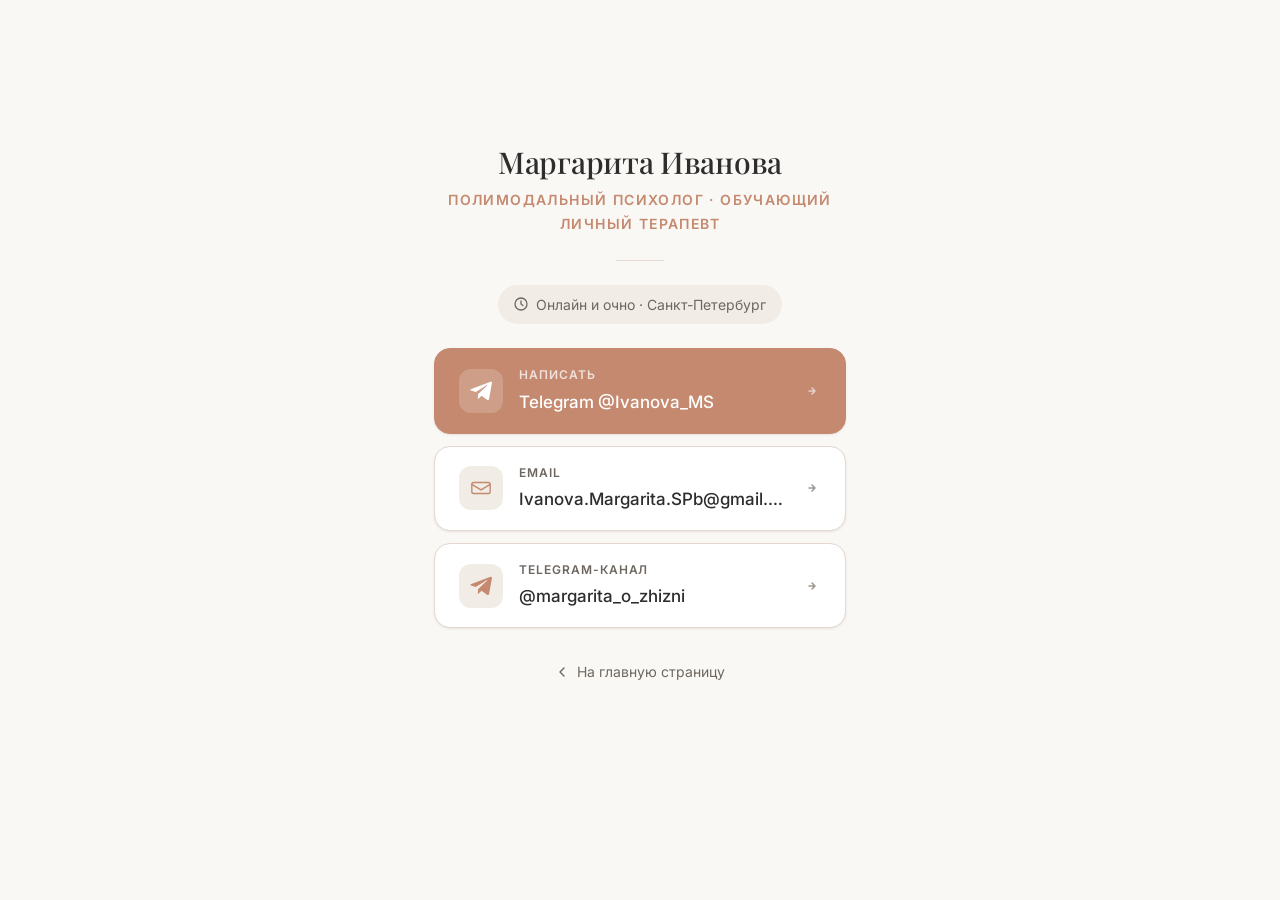
<file: contacts.html>
<!DOCTYPE html>
<html lang="ru">
<head>
  <meta charset="UTF-8">
  <meta name="viewport" content="width=device-width, initial-scale=1.0">
  <title>Контакты — Маргарита Иванова, психолог</title>
  <meta name="description" content="Свяжитесь с психологом Маргаритой Ивановой. Telegram, email, онлайн и очно в Санкт-Петербурге.">

  <!-- Favicons -->
  <link rel="icon" type="image/x-icon" href="img/icons/favicon.ico">
  <link rel="icon" type="image/png" sizes="32x32" href="img/icons/favicon-32x32.png">
  <link rel="icon" type="image/png" sizes="16x16" href="img/icons/favicon-16x16.png">
  <link rel="apple-touch-icon" sizes="180x180" href="img/icons/apple-touch-icon.png">
  <link rel="manifest" href="img/icons/site.webmanifest">

  <!-- Open Graph -->
  <meta property="og:type" content="website">
  <meta property="og:title" content="Контакты — Маргарита Иванова, психолог">
  <meta property="og:description" content="Свяжитесь с психологом Маргаритой Ивановой. Telegram, email, онлайн и очно в Санкт-Петербурге.">
  <meta property="og:image" content="img/og-preview.jpg">
  <meta property="og:locale" content="ru_RU">

  <!-- Fonts -->
  <link rel="preconnect" href="https://fonts.googleapis.com">
  <link rel="preconnect" href="https://fonts.gstatic.com" crossorigin>
  <link href="https://fonts.googleapis.com/css2?family=Playfair+Display:ital,wght@0,400;0,500;0,600;1,400&family=Inter:wght@300;400;500;600&display=swap" rel="stylesheet">

  <link rel="stylesheet" href="css/style.css">
  <style>
    /* ── Contacts page specific styles ── */
    .contacts-page {
      min-height: calc(100vh - var(--header-height));
      display: flex;
      flex-direction: column;
      align-items: center;
      justify-content: center;
      padding-block: var(--sp-20);
      background-color: var(--color-bg);
    }

    .contacts-page__inner {
      width: 100%;
      max-width: 540px;
      margin-inline: auto;
      padding-inline: var(--container-pad);
      display: flex;
      flex-direction: column;
      align-items: center;
      gap: var(--sp-6);
    }

    /* Avatar */
    .contacts-avatar {
      width: 108px;
      height: 108px;
      border-radius: var(--radius-full);
      overflow: hidden;
      border: 3px solid var(--color-border);
      flex-shrink: 0;
      box-shadow: var(--shadow-md);
    }

    .contacts-avatar img {
      width: 100%;
      height: 100%;
      object-fit: cover;
      object-position: top;
    }

    /* Name & subtitle */
    .contacts-identity {
      text-align: center;
    }

    .contacts-identity__name {
      font-family: var(--font-heading);
      font-size: var(--text-3xl);
      font-weight: 500;
      color: var(--color-text);
      margin-bottom: var(--sp-2);
    }

    .contacts-identity__role {
      font-size: var(--text-sm);
      font-weight: 600;
      letter-spacing: 0.1em;
      text-transform: uppercase;
      color: var(--color-accent);
    }

    /* Divider */
    .contacts-divider {
      width: 48px;
      height: 1px;
      background: var(--color-border);
    }

    /* Link cards */
    .contacts-links {
      width: 100%;
      display: flex;
      flex-direction: column;
      gap: var(--sp-3);
    }

    .contact-link {
      display: flex;
      align-items: center;
      gap: var(--sp-4);
      padding: var(--sp-4) var(--sp-6);
      background: var(--color-white);
      border: 1.5px solid var(--color-border);
      border-radius: var(--radius-lg);
      text-decoration: none;
      color: var(--color-text);
      transition:
        border-color var(--transition-base),
        box-shadow var(--transition-base),
        transform var(--transition-fast),
        background var(--transition-base);
      box-shadow: var(--shadow-sm);
    }

    .contact-link:hover,
    .contact-link:focus-visible {
      border-color: var(--color-accent);
      box-shadow: var(--shadow-md);
      transform: translateY(-2px);
    }

    .contact-link--primary {
      background: var(--color-accent);
      border-color: var(--color-accent);
      color: var(--color-white);
    }

    .contact-link--primary:hover,
    .contact-link--primary:focus-visible {
      background: var(--color-accent-dark);
      border-color: var(--color-accent-dark);
    }

    .contact-link__icon {
      width: 44px;
      height: 44px;
      border-radius: var(--radius-md);
      background: var(--color-bg-alt);
      display: flex;
      align-items: center;
      justify-content: center;
      flex-shrink: 0;
      color: var(--color-accent);
      transition: background var(--transition-base);
    }

    .contact-link--primary .contact-link__icon {
      background: rgba(255, 255, 255, 0.18);
      color: var(--color-white);
    }

    .contact-link__body {
      flex: 1;
      min-width: 0;
    }

    .contact-link__label {
      display: block;
      font-size: var(--text-xs);
      font-weight: 600;
      letter-spacing: 0.08em;
      text-transform: uppercase;
      color: var(--color-text-muted);
      margin-bottom: 2px;
    }

    .contact-link--primary .contact-link__label {
      color: rgba(255, 255, 255, 0.75);
    }

    .contact-link__value {
      display: block;
      font-size: var(--text-md);
      font-weight: 500;
      white-space: nowrap;
      overflow: hidden;
      text-overflow: ellipsis;
    }

    .contact-link__arrow {
      color: var(--color-text-light);
      flex-shrink: 0;
      transition: transform var(--transition-base), color var(--transition-base);
    }

    .contact-link:hover .contact-link__arrow {
      transform: translateX(3px);
      color: var(--color-accent);
    }

    .contact-link--primary .contact-link__arrow {
      color: rgba(255, 255, 255, 0.6);
    }

    .contact-link--primary:hover .contact-link__arrow {
      color: var(--color-white);
    }

    /* Info badge */
    .contacts-info-badge {
      display: flex;
      align-items: center;
      gap: var(--sp-2);
      font-size: var(--text-sm);
      color: var(--color-text-muted);
      background: var(--color-bg-alt);
      border-radius: var(--radius-full);
      padding: var(--sp-2) var(--sp-4);
    }

    /* Back to site link */
    .contacts-back {
      margin-top: var(--sp-2);
      font-size: var(--text-sm);
      color: var(--color-text-muted);
      text-decoration: none;
      display: flex;
      align-items: center;
      gap: var(--sp-2);
      transition: color var(--transition-fast);
    }

    .contacts-back:hover {
      color: var(--color-accent);
    }

    /* Minimal footer on this page */
    .contacts-page-footer {
      text-align: center;
      padding-block: var(--sp-6);
      font-size: var(--text-xs);
      color: var(--color-text-light);
    }

    /* Section label */
    .contacts-section-label {
      width: 100%;
      font-size: var(--text-xs);
      font-weight: 600;
      letter-spacing: 0.1em;
      text-transform: uppercase;
      color: var(--color-text-light);
      padding-bottom: var(--sp-1);
    }
  </style>

  <!-- Yandex.Metrika counter -->
  <script type="text/javascript">
      (function(m,e,t,r,i,k,a){
          m[i]=m[i]||function(){(m[i].a=m[i].a||[]).push(arguments)};
          m[i].l=1*new Date();
          for (var j = 0; j < document.scripts.length; j++) {if (document.scripts[j].src === r) { return; }}
          k=e.createElement(t),a=e.getElementsByTagName(t)[0],k.async=1,k.src=r,a.parentNode.insertBefore(k,a)
      })(window, document,'script','https://mc.yandex.ru/metrika/tag.js?id=108142571', 'ym');

      ym(108142571, 'init', {ssr:true, webvisor:true, clickmap:true, ecommerce:"dataLayer", referrer: document.referrer, url: location.href, accurateTrackBounce:true, trackLinks:true});
  </script>
  <noscript><div><img src="https://mc.yandex.ru/watch/108142571" style="position:absolute; left:-9999px;" alt="" /></div></noscript>
  <!-- /Yandex.Metrika counter -->
</head>
<body>
  <main>
    <section class="contacts-page">
      <div class="contacts-page__inner">
        <!-- Identity -->
        <div class="contacts-identity">
          <h1 class="contacts-identity__name">Маргарита Иванова</h1>
          <p class="contacts-identity__role">Полимодальный психолог · Обучающий личный терапевт</p>
        </div>
        <div class="contacts-divider" aria-hidden="true"></div>
        <!-- Location badge -->
        <div class="contacts-info-badge">
          <svg width="14" height="14" viewBox="0 0 14 14" fill="none" aria-hidden="true">
            <circle cx="7" cy="7" r="6" stroke="currentColor" stroke-width="1.3"/>
            <path d="M7 4v3l2 1.5" stroke="currentColor" stroke-width="1.3" stroke-linecap="round"/>
          </svg>
          Онлайн и очно · Санкт-Петербург
        </div>

        <!-- Contact links -->
        <div class="contacts-links">

          <!-- Primary CTA — Telegram -->
          <a href="https://t.me/Ivanova_MS" class="contact-link contact-link--primary" target="_blank" rel="noopener">
            <div class="contact-link__icon">
              <!-- Telegram icon -->
              <svg width="22" height="22" viewBox="0 0 24 24" fill="none" xmlns="http://www.w3.org/2000/svg" aria-hidden="true">
                <path d="M21.8 2.2L1.4 9.9c-1.3.5-1.3 1.3-.2 1.6l5.1 1.6 11.8-7.4c.6-.4 1.1-.2.7.2L8.9 15.3l-.4 5.2c.6 0 .9-.3 1.2-.6l2.9-2.8 6 4.4c1.1.6 1.9.3 2.2-.9L23.9 3.6c.4-1.5-.5-2.1-2.1-1.4z" fill="currentColor"/>
              </svg>
            </div>
            <div class="contact-link__body">
              <span class="contact-link__label">Написать</span>
              <span class="contact-link__value">Telegram @Ivanova_MS</span>
            </div>
            <svg class="contact-link__arrow" width="18" height="18" viewBox="0 0 18 18" fill="none" aria-hidden="true">
              <path d="M6 9h6M9 6l3 3-3 3" stroke="currentColor" stroke-width="1.5" stroke-linecap="round" stroke-linejoin="round"/>
            </svg>
          </a>

          <!-- Email -->
          <a href="mailto:Ivanova.margarita.spb@gmail.com" class="contact-link">
            <div class="contact-link__icon">
              <svg width="22" height="22" viewBox="0 0 24 24" fill="none" xmlns="http://www.w3.org/2000/svg" aria-hidden="true">
                <path d="M4 6h16a2 2 0 012 2v8a2 2 0 01-2 2H4a2 2 0 01-2-2V8a2 2 0 012-2z" stroke="currentColor" stroke-width="1.5"/>
                <path d="M2 8l10 6 10-6" stroke="currentColor" stroke-width="1.5" stroke-linecap="round"/>
              </svg>
            </div>
            <div class="contact-link__body">
              <span class="contact-link__label">Email</span>
              <span class="contact-link__value">Ivanova.Margarita.SPb@gmail.com</span>
            </div>
            <svg class="contact-link__arrow" width="18" height="18" viewBox="0 0 18 18" fill="none" aria-hidden="true">
              <path d="M6 9h6M9 6l3 3-3 3" stroke="currentColor" stroke-width="1.5" stroke-linecap="round" stroke-linejoin="round"/>
            </svg>
          </a>

          <!-- Telegram channel -->
          <a href="https://t.me/margarita_o_zhizni" class="contact-link" target="_blank" rel="noopener">
            <div class="contact-link__icon">
              <svg width="22" height="22" viewBox="0 0 24 24" fill="none" xmlns="http://www.w3.org/2000/svg" aria-hidden="true">
                <path d="M21.8 2.2L1.4 9.9c-1.3.5-1.3 1.3-.2 1.6l5.1 1.6 11.8-7.4c.6-.4 1.1-.2.7.2L8.9 15.3l-.4 5.2c.6 0 .9-.3 1.2-.6l2.9-2.8 6 4.4c1.1.6 1.9.3 2.2-.9L23.9 3.6c.4-1.5-.5-2.1-2.1-1.4z" fill="currentColor"/>
              </svg>
            </div>
            <div class="contact-link__body">
              <span class="contact-link__label">Telegram-канал</span>
              <span class="contact-link__value">@margarita_o_zhizni</span>
            </div>
            <svg class="contact-link__arrow" width="18" height="18" viewBox="0 0 18 18" fill="none" aria-hidden="true">
              <path d="M6 9h6M9 6l3 3-3 3" stroke="currentColor" stroke-width="1.5" stroke-linecap="round" stroke-linejoin="round"/>
            </svg>
          </a>
        </div>

        <!-- Back to site -->
        <a href="index.html" class="contacts-back">
          <svg width="14" height="14" viewBox="0 0 14 14" fill="none" aria-hidden="true">
            <path d="M9 11L5 7l4-4" stroke="currentColor" stroke-width="1.4" stroke-linecap="round" stroke-linejoin="round"/>
          </svg>
          На главную страницу
        </a>

      </div>
    </section>
  </main>
  <script src="js/main.js"></script>
</body>
</html>
</file>
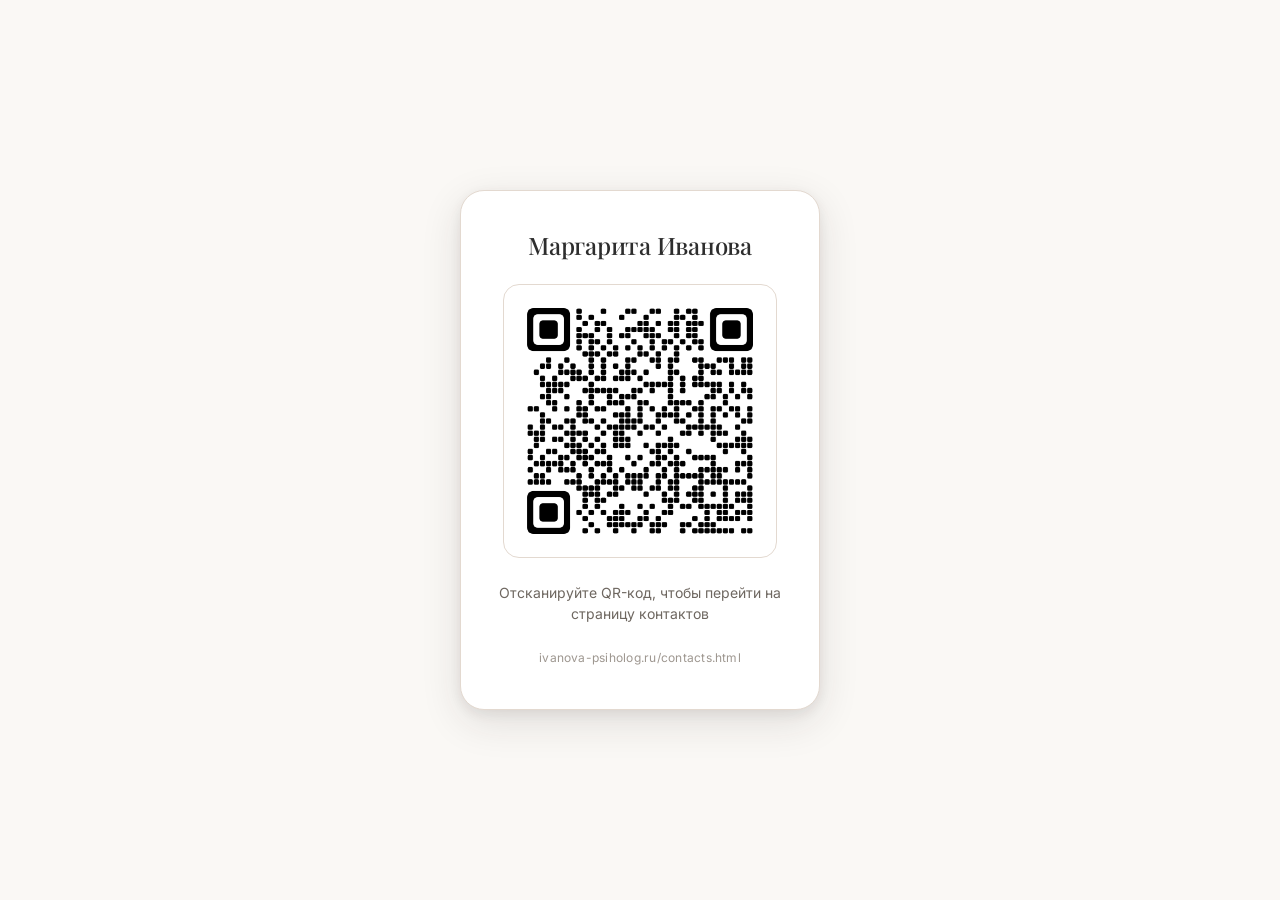
<file: qr.html>
<!DOCTYPE html>
<html lang="ru">
<head>
  <meta charset="UTF-8">
  <meta name="viewport" content="width=device-width, initial-scale=1.0">
  <title>QR-код — Маргарита Иванова, психолог</title>
  <meta name="robots" content="noindex">

  <!-- Favicons -->
  <link rel="icon" type="image/x-icon" href="img/icons/favicon.ico">
  <link rel="icon" type="image/png" sizes="32x32" href="img/icons/favicon-32x32.png">
  <link rel="icon" type="image/png" sizes="16x16" href="img/icons/favicon-16x16.png">
  <link rel="apple-touch-icon" sizes="180x180" href="img/icons/apple-touch-icon.png">
  <link rel="manifest" href="img/icons/site.webmanifest">

  <link rel="preconnect" href="https://fonts.googleapis.com">
  <link rel="preconnect" href="https://fonts.gstatic.com" crossorigin>
  <link href="https://fonts.googleapis.com/css2?family=Playfair+Display:ital,wght@0,400;0,500&family=Inter:wght@300;400;500;600&display=swap" rel="stylesheet">

  <link rel="stylesheet" href="css/style.css">
  <style>
    body {
      margin: 0;
      min-height: 100svh;
      display: flex;
      flex-direction: column;
      align-items: center;
      justify-content: center;
      background-color: var(--color-bg);
      font-family: var(--font-body);
      padding: var(--sp-8) var(--sp-6);
      box-sizing: border-box;
    }

    .qr-card {
      background: var(--color-white);
      border: 1.5px solid var(--color-border);
      border-radius: var(--radius-xl);
      box-shadow: var(--shadow-lg);
      padding: var(--sp-10) var(--sp-8);
      display: flex;
      flex-direction: column;
      align-items: center;
      gap: var(--sp-6);
      max-width: 360px;
      width: 100%;
    }

    .qr-name {
      font-family: var(--font-heading);
      font-size: var(--text-2xl);
      font-weight: 500;
      color: var(--color-text);
      text-align: center;
      margin: 0;
    }

    .qr-role {
      font-size: var(--text-xs);
      font-weight: 600;
      letter-spacing: 0.1em;
      text-transform: uppercase;
      color: var(--color-accent);
      text-align: center;
      margin-top: calc(-1 * var(--sp-4));
    }

    .qr-divider {
      width: 40px;
      height: 1px;
      background: var(--color-border);
    }

    .qr-frame {
      padding: var(--sp-4);
      border: 1.5px solid var(--color-border);
      border-radius: var(--radius-lg);
      background: var(--color-white);
    }

    .qr-frame img {
      display: block;
      border-radius: var(--radius-sm);
    }

    .qr-hint {
      font-size: var(--text-sm);
      color: var(--color-text-muted);
      text-align: center;
      line-height: 1.5;
    }

    .qr-url {
      font-size: var(--text-xs);
      color: var(--color-text-light);
      text-align: center;
      letter-spacing: 0.02em;
    }
  </style>
</head>
<body>
  <div class="qr-card">
    <div>
      <h1 class="qr-name">Маргарита Иванова</h1>
    </div>
    <div class="qr-frame">
      <img src="img/qrcode.png" width="240" height="240" alt="QR-код для перехода на страницу контактов">
    </div>
    <p class="qr-hint">Отсканируйте QR-код, чтобы перейти на страницу контактов</p>
    <p class="qr-url"><a href="https://ivanova-psiholog.ru/contacts.html">ivanova-psiholog.ru/contacts.html</a></p>
  </div>
</body>
</html>
</file>
<file: css/style.css>
/* ============================================
   ПСИХОЛОГ МАРГАРИТА ИВАНОВА — MAIN STYLESHEET
   Design: warm minimal, premium psychologist landing
   ============================================ */

/* ============================================
   1. CSS CUSTOM PROPERTIES (DESIGN TOKENS)
   ============================================ */
:root {
  /* Colors */
  --color-bg:           #FAF8F5;
  --color-bg-alt:       #F2ECE6;
  --color-text:         #2D2D2D;
  --color-text-muted:   #6E6760;
  --color-text-light:   #9E9790;
  --color-accent:       #C4896F;
  --color-accent-dark:  #A8724E;
  --color-accent-light: #E8C9B8;
  --color-secondary:    #8B9E8C;
  --color-card:         #F0EBE5;
  --color-card-hover:   #EAE2DA;
  --color-border:       #E3D9D0;
  --color-border-light: #EDE7E0;
  --color-white:        #FFFFFF;

  /* CTA section */
  --color-cta-bg:       #3D3530;
  --color-cta-text:     #FAF8F5;

  /* Typography */
  --font-heading: 'Playfair Display', Georgia, 'Times New Roman', serif;
  --font-body:    'Inter', system-ui, -apple-system, sans-serif;

  /* Type scale */
  --text-xs:   0.75rem;    /* 12px */
  --text-sm:   0.875rem;   /* 14px */
  --text-base: 1rem;       /* 16px */
  --text-md:   1.0625rem;  /* 17px */
  --text-lg:   1.125rem;   /* 18px */
  --text-xl:   1.25rem;    /* 20px */
  --text-2xl:  1.5rem;     /* 24px */
  --text-3xl:  1.875rem;   /* 30px */
  --text-4xl:  2.25rem;    /* 36px */
  --text-5xl:  3rem;       /* 48px */

  /* Spacing (8px grid) */
  --sp-1:  4px;
  --sp-2:  8px;
  --sp-3:  12px;
  --sp-4:  16px;
  --sp-5:  20px;
  --sp-6:  24px;
  --sp-8:  32px;
  --sp-10: 40px;
  --sp-12: 48px;
  --sp-16: 64px;
  --sp-20: 80px;
  --sp-24: 96px;

  /* Layout */
  --container-max:  1200px;
  --container-pad:  clamp(20px, 5vw, 80px);
  --header-height:  72px;

  /* Radius */
  --radius-sm:  6px;
  --radius-md:  12px;
  --radius-lg:  16px;
  --radius-xl:  24px;
  --radius-full: 9999px;

  /* Shadows (layered for premium feel) */
  --shadow-sm:  0 1px 3px rgba(45, 35, 30, 0.06), 0 1px 2px rgba(45, 35, 30, 0.04);
  --shadow-md:  0 4px 16px rgba(45, 35, 30, 0.08), 0 2px 6px rgba(45, 35, 30, 0.05);
  --shadow-lg:  0 12px 40px rgba(45, 35, 30, 0.12), 0 4px 12px rgba(45, 35, 30, 0.07);
  --shadow-xl:  0 24px 64px rgba(45, 35, 30, 0.15), 0 8px 24px rgba(45, 35, 30, 0.08);

  /* Transitions */
  --transition-fast: 150ms ease;
  --transition-base: 250ms ease;
  --transition-slow: 400ms cubic-bezier(0.4, 0, 0.2, 1);
}

/* ============================================
   2. RESET & BASE
   ============================================ */
*, *::before, *::after {
  box-sizing: border-box;
  margin: 0;
  padding: 0;
}

html {
  scroll-behavior: smooth;
  scroll-padding-top: var(--header-height);
  -webkit-text-size-adjust: 100%;
}

body {
  font-family: var(--font-body);
  font-size: var(--text-md);
  line-height: 1.7;
  color: var(--color-text);
  background-color: var(--color-bg);
  -webkit-font-smoothing: antialiased;
  -moz-osx-font-smoothing: grayscale;
}

/* Prevent body scroll when mobile nav is open */
body.nav-open {
  overflow: hidden;
}

/* Mobile nav overlay */
body.nav-open::before {
  content: '';
  position: fixed;
  inset: 0;
  background: rgba(45, 35, 30, 0.45);
  z-index: 89;
  backdrop-filter: blur(2px);
}

img, svg {
  display: block;
  max-width: 100%;
}

a {
  color: inherit;
  text-decoration: none;
}

ul, ol {
  list-style: none;
}

button {
  font-family: inherit;
  cursor: pointer;
  background: none;
  border: none;
}

/* Focus visible for keyboard navigation */
:focus-visible {
  outline: 2px solid var(--color-accent);
  outline-offset: 3px;
  border-radius: var(--radius-sm);
}

/* ============================================
   3. TYPOGRAPHY
   ============================================ */
h1, h2, h3, h4 {
  font-family: var(--font-heading);
  font-weight: 500;
  line-height: 1.2;
  letter-spacing: -0.01em;
  color: var(--color-text);
}

h1 { font-size: clamp(2.4rem, 6vw, 4.5rem); }
h2 { font-size: clamp(1.75rem, 3.5vw, 2.75rem); }
h3 { font-size: clamp(1.1rem, 2vw, 1.35rem); }
h4 { font-size: var(--text-lg); }

p {
  color: var(--color-text);
}

.eyebrow {
  font-family: var(--font-body);
  font-size: var(--text-xs);
  font-weight: 600;
  letter-spacing: 0.12em;
  text-transform: uppercase;
  color: var(--color-accent);
  margin-bottom: var(--sp-4);
}

.eyebrow--light {
  color: var(--color-accent-light);
}

.section__title {
  margin-bottom: var(--sp-4);
}

.section__subtitle {
  font-size: var(--text-lg);
  color: var(--color-text-muted);
  max-width: 600px;
  margin-bottom: var(--sp-12);
}

.text-center {
  text-align: center;
}

.text-center.section__subtitle {
  margin-inline: auto;
}

/* ============================================
   4. LAYOUT UTILITIES
   ============================================ */
.container {
  width: 100%;
  max-width: var(--container-max);
  margin-inline: auto;
  padding-inline: var(--container-pad);
}

.section {
  padding-block: var(--sp-24);
}

.section--alt {
  background-color: var(--color-bg-alt);
}

/* ============================================
   5. BUTTONS
   ============================================ */
.btn {
  display: inline-flex;
  align-items: center;
  justify-content: center;
  gap: var(--sp-2);
  padding: 13px 28px;
  border-radius: var(--radius-md);
  font-family: var(--font-body);
  font-weight: 500;
  font-size: var(--text-base);
  text-decoration: none;
  cursor: pointer;
  border: 2px solid transparent;
  transition: background var(--transition-base),
              color var(--transition-base),
              border-color var(--transition-base),
              transform var(--transition-fast),
              box-shadow var(--transition-base);
  white-space: nowrap;
}

.btn--primary {
  background: var(--color-accent);
  color: var(--color-white);
  border-color: var(--color-accent);
}

.btn--primary:hover,
.btn--primary:focus-visible {
  background: var(--color-accent-dark);
  border-color: var(--color-accent-dark);
  transform: translateY(-2px);
  box-shadow: var(--shadow-md);
}

.btn--ghost {
  background: transparent;
  color: var(--color-text);
  border-color: var(--color-border);
}

.btn--ghost:hover,
.btn--ghost:focus-visible {
  border-color: var(--color-accent);
  color: var(--color-accent);
  transform: translateY(-2px);
}

.btn--ghost-light {
  background: transparent;
  color: rgba(250, 248, 245, 0.85);
  border-color: rgba(250, 248, 245, 0.35);
}

.btn--ghost-light:hover,
.btn--ghost-light:focus-visible {
  color: var(--color-white);
  border-color: rgba(250, 248, 245, 0.7);
  transform: translateY(-2px);
}

.btn--outline {
  background: transparent;
  color: var(--color-accent);
  border-color: var(--color-accent);
}

.btn--outline:hover,
.btn--outline:focus-visible {
  background: var(--color-accent);
  color: var(--color-white);
  transform: translateY(-2px);
  box-shadow: var(--shadow-md);
}

.btn--nav {
  background: var(--color-accent);
  color: var(--color-white) !important;
  border-color: var(--color-accent);
  padding: 9px 20px;
  font-size: var(--text-sm);
}

.btn--nav:hover {
  background: var(--color-accent-dark);
  border-color: var(--color-accent-dark);
}

.btn--large {
  padding: 16px 36px;
  font-size: var(--text-md);
}

.btn--full {
  width: 100%;
}

/* ============================================
   6. HEADER & NAVIGATION
   ============================================ */
.site-header {
  position: sticky;
  top: 0;
  z-index: 100;
  height: var(--header-height);
  display: flex;
  align-items: center;
  background: rgba(250, 248, 245, 0.9);
  backdrop-filter: blur(12px);
  -webkit-backdrop-filter: blur(12px);
  border-bottom: 1px solid transparent;
  transition: border-color var(--transition-base),
              box-shadow var(--transition-base);
}

.site-header.is-scrolled {
  border-bottom-color: var(--color-border);
  box-shadow: var(--shadow-sm);
}

.site-header__inner {
  display: flex;
  align-items: center;
  justify-content: space-between;
  gap: var(--sp-8);
}

.site-logo {
  font-family: var(--font-heading);
  font-size: var(--text-xl);
  font-weight: 500;
  color: var(--color-text);
  letter-spacing: -0.01em;
  flex-shrink: 0;
  transition: color var(--transition-fast);
}

.site-logo:hover {
  color: var(--color-accent);
}

.site-nav__list {
  display: flex;
  align-items: center;
  gap: var(--sp-2);
}

.site-nav__list a {
  padding: var(--sp-2) var(--sp-3);
  font-size: var(--text-sm);
  font-weight: 500;
  color: var(--color-text-muted);
  border-radius: var(--radius-sm);
  transition: color var(--transition-fast), background var(--transition-fast);
}

.site-nav__list a:not(.btn):hover {
  color: var(--color-text);
  background: var(--color-card);
}

/* Hamburger button */
.nav-toggle {
  display: none;
  flex-direction: column;
  justify-content: center;
  gap: 5px;
  width: 40px;
  height: 40px;
  padding: var(--sp-2);
  border-radius: var(--radius-sm);
  flex-shrink: 0;
  position: relative;
  z-index: 101;
  transition: background var(--transition-fast);
}

.nav-toggle:hover {
  background: var(--color-card);
}

.nav-toggle__bar {
  display: block;
  width: 22px;
  height: 2px;
  background: var(--color-text);
  border-radius: 2px;
  transition: transform var(--transition-base), opacity var(--transition-base);
  transform-origin: center;
}

/* Hamburger → X animation */
.nav-toggle.is-active .nav-toggle__bar:nth-child(1) {
  transform: translateY(7px) rotate(45deg);
}

.nav-toggle.is-active .nav-toggle__bar:nth-child(2) {
  opacity: 0;
  transform: scaleX(0);
}

.nav-toggle.is-active .nav-toggle__bar:nth-child(3) {
  transform: translateY(-7px) rotate(-45deg);
}

/* ============================================
   7. HERO
   ============================================ */
.hero {
  padding-block: clamp(48px, 8vw, 80px);
  overflow: hidden;
}

.hero__inner {
  display: grid;
  grid-template-columns: 1fr;
  gap: var(--sp-12);
  align-items: center;
}

.hero__content {
  max-width: 600px;
}

.hero__name {
  font-size: clamp(2.6rem, 7vw, 5rem);
  font-weight: 400;
  line-height: 1.05;
  letter-spacing: -0.02em;
  margin-bottom: var(--sp-6);
  color: var(--color-text);
}

.hero__tagline {
  font-size: clamp(var(--text-lg), 2.2vw, var(--text-xl));
  color: var(--color-text-muted);
  line-height: 1.6;
  margin-bottom: var(--sp-10);
  max-width: 480px;
}

.hero__actions {
  display: flex;
  flex-wrap: wrap;
  gap: var(--sp-4);
  margin-bottom: var(--sp-12);
}

.hero__trust {
  display: flex;
  align-items: center;
  gap: var(--sp-6);
}

.hero__trust-item {
  display: flex;
  flex-direction: column;
  gap: 2px;
}

.hero__trust-num {
  font-family: var(--font-heading);
  font-size: var(--text-xl);
  font-weight: 600;
  color: var(--color-text);
  line-height: 1;
}

.hero__trust-label {
  font-size: var(--text-xs);
  color: var(--color-text-muted);
  text-transform: uppercase;
  letter-spacing: 0.06em;
}

.hero__trust-sep {
  width: 1px;
  height: 32px;
  background: var(--color-border);
  flex-shrink: 0;
}

.hero__photo-wrap {
  position: relative;
  align-self: end;
  max-width: 440px;
  margin-inline: auto;
}

.hero__photo-blob {
  position: absolute;
  inset: -5% -8%;
  background: var(--color-secondary);
  opacity: 0.12;
  border-radius: 62% 38% 70% 30% / 48% 62% 38% 52%;
  z-index: 0;
}

.hero__photo {
  position: relative;
  z-index: 1;
  width: 100%;
  height: auto;
  border-radius: var(--radius-xl);
  object-fit: cover;
  box-shadow: var(--shadow-xl);
}

/* ============================================
   8. ABOUT
   ============================================ */
.about__inner {
  display: grid;
  grid-template-columns: 1fr;
  gap: var(--sp-16);
  align-items: start;
}

.about__lead {
  font-size: var(--text-lg);
  color: var(--color-text-muted);
  margin-bottom: var(--sp-5);
  line-height: 1.75;
}

.about__text p {
  margin-bottom: var(--sp-5);
}

.about__principles {
  display: grid;
  grid-template-columns: 1fr 1fr;
  gap: var(--sp-6);
  margin-top: var(--sp-10);
}

.principle {
  padding: var(--sp-6);
  background: var(--color-bg);
  border: 1px solid var(--color-border);
  border-radius: var(--radius-lg);
  transition: box-shadow var(--transition-base), transform var(--transition-base);
}

.principle:hover {
  box-shadow: var(--shadow-md);
  transform: translateY(-2px);
}

.principle__icon {
  color: var(--color-accent);
  margin-bottom: var(--sp-4);
}

.principle__title {
  font-size: var(--text-base);
  font-weight: 600;
  font-family: var(--font-body);
  margin-bottom: var(--sp-2);
  color: var(--color-text);
}

.principle p {
  font-size: var(--text-sm);
  color: var(--color-text-muted);
  line-height: 1.6;
}

.about__aside {
  position: relative;
}

.about__photo-wrap {
  border-radius: var(--radius-xl);
  overflow: hidden;
  box-shadow: var(--shadow-xl);
}

.about__photo {
  width: 100%;
  height: auto;
  display: block;
  object-fit: cover;
}

.about__quote {
  margin-top: var(--sp-8);
  padding: var(--sp-6) var(--sp-8);
  background: var(--color-bg);
  border-left: 3px solid var(--color-accent);
  border-radius: 0 var(--radius-md) var(--radius-md) 0;
  box-shadow: var(--shadow-sm);
}

.about__quote p {
  font-family: var(--font-heading);
  font-style: italic;
  font-size: var(--text-lg);
  color: var(--color-text);
  line-height: 1.6;
}

/* ============================================
   9. AREAS OF WORK
   ============================================ */
.areas__grid {
  display: grid;
  grid-template-columns: repeat(auto-fill, minmax(260px, 1fr));
  gap: var(--sp-5);
}

.area-card {
  padding: var(--sp-8);
  background: var(--color-card);
  border: 1px solid var(--color-border);
  border-radius: var(--radius-lg);
  transition: transform var(--transition-base),
              box-shadow var(--transition-base),
              border-color var(--transition-base);
}

.area-card:hover {
  transform: translateY(-4px);
  box-shadow: var(--shadow-lg);
  border-color: var(--color-accent-light);
}

.area-card__icon {
  color: var(--color-accent);
  margin-bottom: var(--sp-5);
}

.area-card__title {
  font-size: var(--text-base);
  font-weight: 600;
  font-family: var(--font-body);
  margin-bottom: var(--sp-3);
  color: var(--color-text);
  line-height: 1.3;
}

.area-card__text {
  font-size: var(--text-sm);
  color: var(--color-text-muted);
  line-height: 1.65;
}

/* ============================================
   10. WORK FORMATS
   ============================================ */
.formats__grid {
  display: grid;
  grid-template-columns: 1fr;
  gap: var(--sp-6);
}

.format-card {
  padding: var(--sp-10);
  background: var(--color-bg);
  border: 1px solid var(--color-border);
  border-radius: var(--radius-xl);
  display: flex;
  flex-direction: column;
  gap: var(--sp-6);
  transition: box-shadow var(--transition-base);
}

.format-card:hover {
  box-shadow: var(--shadow-lg);
}

.format-card--primary {
  background: var(--color-bg);
  border-color: var(--color-accent-light);
  position: relative;
}

.format-card__label {
  display: inline-block;
  padding: var(--sp-1) var(--sp-4);
  background: var(--color-accent);
  color: var(--color-white);
  font-size: var(--text-xs);
  font-weight: 600;
  letter-spacing: 0.08em;
  text-transform: uppercase;
  border-radius: var(--radius-full);
  width: fit-content;
}

.format-card__label--alt {
  background: var(--color-secondary);
}

.format-card__title {
  font-size: clamp(1.2rem, 2.5vw, 1.5rem);
  line-height: 1.25;
}

.format-card__desc {
  color: var(--color-text-muted);
  line-height: 1.7;
}

.format-card__list {
  display: flex;
  flex-direction: column;
  gap: var(--sp-3);
}

.format-card__list li {
  display: flex;
  align-items: flex-start;
  gap: var(--sp-3);
  font-size: var(--text-sm);
  color: var(--color-text-muted);
}

.format-card__list li svg {
  flex-shrink: 0;
  color: var(--color-accent);
  margin-top: 2px;
}

.format-card__about-box {
  padding: var(--sp-6);
  background: var(--color-bg-alt);
  border-radius: var(--radius-md);
}

.format-card__about-box h4 {
  font-family: var(--font-body);
  font-weight: 600;
  font-size: var(--text-sm);
  margin-bottom: var(--sp-3);
  color: var(--color-text);
}

.format-card__about-box p {
  font-size: var(--text-sm);
  color: var(--color-text-muted);
  line-height: 1.65;
}

.format-card__price {
  display: flex;
  align-items: baseline;
  gap: var(--sp-2);
  padding-top: var(--sp-4);
  border-top: 1px solid var(--color-border);
  margin-top: auto;
}

.format-card__price-amount {
  font-family: var(--font-heading);
  font-size: var(--text-2xl);
  font-weight: 500;
  color: var(--color-text);
}

.format-card__price-note {
  font-size: var(--text-sm);
  color: var(--color-text-muted);
}

/* ============================================
   11. PROCESS / HOW IT WORKS
   ============================================ */
.process__steps {
  display: grid;
  grid-template-columns: 1fr;
  gap: var(--sp-1);
  margin-bottom: var(--sp-12);
  counter-reset: none;
}

.process__step {
  display: flex;
  gap: var(--sp-8);
  padding: var(--sp-8) var(--sp-10);
  background: var(--color-card);
  border: 1px solid var(--color-border);
  border-radius: var(--radius-lg);
  transition: box-shadow var(--transition-base), transform var(--transition-base);
}

.process__step:hover {
  box-shadow: var(--shadow-md);
  transform: translateX(4px);
}

.process__step-num {
  font-family: var(--font-heading);
  font-size: var(--text-4xl);
  font-weight: 400;
  color: var(--color-accent-light);
  line-height: 1;
  flex-shrink: 0;
  width: 64px;
  text-align: right;
}

.process__step-content h3 {
  font-family: var(--font-body);
  font-weight: 600;
  font-size: var(--text-lg);
  margin-bottom: var(--sp-2);
  color: var(--color-text);
}

.process__step-content p {
  font-size: var(--text-base);
  color: var(--color-text-muted);
  line-height: 1.65;
}

.process__cta {
  text-align: center;
}

/* ============================================
   12. TRUST / WHY CHOOSE
   ============================================ */
.trust__grid {
  display: grid;
  grid-template-columns: repeat(auto-fill, minmax(260px, 1fr));
  gap: var(--sp-5);
}

.trust__item {
  padding: var(--sp-8);
  background: var(--color-bg);
  border: 1px solid var(--color-border);
  border-radius: var(--radius-lg);
  transition: box-shadow var(--transition-base), transform var(--transition-base);
}

.trust__item:hover {
  box-shadow: var(--shadow-md);
  transform: translateY(-3px);
}

.trust__item-icon {
  color: var(--color-accent);
  margin-bottom: var(--sp-5);
}

.trust__item h3 {
  font-family: var(--font-body);
  font-weight: 600;
  font-size: var(--text-base);
  margin-bottom: var(--sp-3);
  color: var(--color-text);
}

.trust__item p {
  font-size: var(--text-sm);
  color: var(--color-text-muted);
  line-height: 1.65;
}

/* ============================================
   13. EDUCATION
   ============================================ */
.education__inner {
  display: grid;
  grid-template-columns: 1fr;
  gap: var(--sp-12);
  margin-top: var(--sp-12);
}

.education__timeline {
  display: flex;
  flex-direction: column;
  gap: var(--sp-1);
}

.edu-item {
  display: grid;
  grid-template-columns: 80px 1fr;
  gap: var(--sp-6);
  align-items: start;
  padding: var(--sp-6) var(--sp-8);
  background: var(--color-card);
  border: 1px solid var(--color-border);
  border-radius: var(--radius-lg);
  transition: box-shadow var(--transition-base);
}

.edu-item:hover {
  box-shadow: var(--shadow-sm);
}

.edu-item__year {
  font-family: var(--font-heading);
  font-size: var(--text-xl);
  font-weight: 500;
  color: var(--color-accent);
  padding-top: 2px;
}

.edu-item__body h3 {
  font-family: var(--font-body);
  font-weight: 600;
  font-size: var(--text-base);
  margin-bottom: var(--sp-1);
  color: var(--color-text);
}

.edu-item__body p {
  font-size: var(--text-sm);
  color: var(--color-text-muted);
}

.education__certs-title {
  font-family: var(--font-body);
  font-weight: 600;
  font-size: var(--text-xl);
  margin-bottom: var(--sp-6);
  color: var(--color-text);
}

.certs__grid {
  display: grid;
  grid-template-columns: repeat(auto-fill, minmax(220px, 1fr));
  gap: var(--sp-4);
  margin-bottom: var(--sp-8);
}

.cert-item {
  display: flex;
  align-items: center;
  gap: var(--sp-4);
  padding: var(--sp-4) var(--sp-6);
  background: var(--color-card);
  border: 1px solid var(--color-border);
  border-radius: var(--radius-md);
}

.cert-item__icon {
  color: var(--color-accent);
  flex-shrink: 0;
}

.cert-item p {
  font-size: var(--text-sm);
  color: var(--color-text-muted);
}

.supervision-note {
  display: flex;
  align-items: flex-start;
  gap: var(--sp-4);
  padding: var(--sp-5) var(--sp-6);
  background: var(--color-accent-light);
  background: rgba(196, 137, 111, 0.1);
  border-radius: var(--radius-md);
}

.supervision-note svg {
  color: var(--color-accent);
  flex-shrink: 0;
  margin-top: 2px;
}

.supervision-note p {
  font-size: var(--text-sm);
  color: var(--color-text-muted);
  line-height: 1.6;
  font-style: italic;
}

/* ============================================
   14. TESTIMONIALS
   ============================================ */
.testimonials__grid {
  display: grid;
  grid-template-columns: repeat(auto-fill, minmax(300px, 1fr));
  gap: var(--sp-6);
}

.testimonial-card {
  padding: var(--sp-8);
  background: var(--color-bg);
  border: 1px solid var(--color-border);
  border-radius: var(--radius-xl);
  display: flex;
  flex-direction: column;
  gap: var(--sp-5);
  transition: box-shadow var(--transition-base), transform var(--transition-base);
}

.testimonial-card:hover {
  box-shadow: var(--shadow-lg);
  transform: translateY(-4px);
}

.testimonial-card__stars {
  font-size: var(--text-lg);
  color: var(--color-accent);
  letter-spacing: 2px;
}

.testimonial-card blockquote p {
  font-family: var(--font-heading);
  font-style: italic;
  font-size: var(--text-lg);
  color: var(--color-text);
  line-height: 1.65;
}

.testimonial-card__footer {
  display: flex;
  flex-direction: column;
  gap: 2px;
  margin-top: auto;
  padding-top: var(--sp-5);
  border-top: 1px solid var(--color-border);
}

.testimonial-card__footer strong {
  font-size: var(--text-base);
  font-weight: 600;
  color: var(--color-text);
}

.testimonial-card__footer span {
  font-size: var(--text-sm);
  color: var(--color-text-muted);
}

/* ============================================
   15. FAQ
   ============================================ */
.faq__inner {
  display: grid;
  grid-template-columns: 1fr;
  gap: var(--sp-12);
  align-items: start;
}

.faq__list {
  display: flex;
  flex-direction: column;
  gap: var(--sp-2);
}

.faq__item {
  border: 1px solid var(--color-border);
  border-radius: var(--radius-lg);
  background: var(--color-card);
  overflow: hidden;
  transition: box-shadow var(--transition-base);
}

.faq__item.is-open {
  box-shadow: var(--shadow-md);
}

.faq__question {
  width: 100%;
  display: flex;
  align-items: center;
  justify-content: space-between;
  gap: var(--sp-6);
  padding: var(--sp-6) var(--sp-8);
  text-align: left;
  font-size: var(--text-base);
  font-weight: 500;
  color: var(--color-text);
  background: none;
  border: none;
  cursor: pointer;
  transition: color var(--transition-fast), background var(--transition-fast);
}

.faq__question:hover {
  color: var(--color-accent);
  background: var(--color-card-hover);
}

.faq__item.is-open .faq__question {
  color: var(--color-accent);
}

/* +/× icon */
.faq__icon {
  display: flex;
  align-items: center;
  justify-content: center;
  width: 22px;
  height: 22px;
  flex-shrink: 0;
  position: relative;
}

.faq__icon::before,
.faq__icon::after {
  content: '';
  position: absolute;
  background: var(--color-accent);
  border-radius: 2px;
  transition: transform var(--transition-base), opacity var(--transition-base);
}

.faq__icon::before {
  width: 14px;
  height: 2px;
}

.faq__icon::after {
  width: 2px;
  height: 14px;
}

.faq__item.is-open .faq__icon::after {
  transform: rotate(90deg);
  opacity: 0;
}

/* Accordion panel */
.faq__answer {
  max-height: 0;
  overflow: hidden;
  transition: max-height var(--transition-slow), padding var(--transition-base);
  padding: 0 var(--sp-8);
}

.faq__item.is-open .faq__answer {
  max-height: 600px;
  padding-bottom: var(--sp-6);
}

.faq__answer p {
  font-size: var(--text-base);
  color: var(--color-text-muted);
  line-height: 1.75;
  padding-top: var(--sp-2);
}

/* ============================================
   16. FINAL CTA
   ============================================ */
.cta {
  background: var(--color-cta-bg);
  padding-block: clamp(64px, 8vw, 112px);
}

.cta__inner {
  text-align: center;
  max-width: 680px;
  margin-inline: auto;
}

.cta__title {
  color: var(--color-cta-text);
  font-size: clamp(1.75rem, 4vw, 3rem);
  margin-bottom: var(--sp-5);
}

.cta__text {
  font-size: var(--text-lg);
  color: rgba(250, 248, 245, 0.72);
  margin-bottom: var(--sp-10);
  line-height: 1.7;
}

.cta__actions {
  display: flex;
  flex-wrap: wrap;
  justify-content: center;
  gap: var(--sp-4);
}

/* ============================================
   17. CONTACTS
   ============================================ */
.contacts__inner {
  display: grid;
  grid-template-columns: 1fr;
  gap: var(--sp-16);
  align-items: start;
}

.contacts__lead {
  font-size: var(--text-lg);
  color: var(--color-text-muted);
  margin-bottom: var(--sp-8);
  line-height: 1.7;
}

.contacts__list {
  display: flex;
  flex-direction: column;
  gap: var(--sp-6);
}

.contacts__item {
  display: flex;
  align-items: flex-start;
  gap: var(--sp-4);
}

.contacts__item-icon {
  color: var(--color-accent);
  flex-shrink: 0;
  margin-top: 2px;
  width: 20px;
  height: 20px;
}

.contacts__item-label {
  display: block;
  font-size: var(--text-xs);
  font-weight: 600;
  letter-spacing: 0.08em;
  text-transform: uppercase;
  color: var(--color-text-light);
  margin-bottom: 2px;
}

.contacts__item-value {
  font-size: var(--text-base);
  color: var(--color-text);
  font-weight: 500;
  transition: color var(--transition-fast);
}

a.contacts__item-value:hover {
  color: var(--color-accent);
}

/* Contact form */
.contacts__form-wrap {
  position: relative;
}

.contacts__form {
  padding: var(--sp-10);
  background: var(--color-card);
  border: 1px solid var(--color-border);
  border-radius: var(--radius-xl);
  display: flex;
  flex-direction: column;
  gap: var(--sp-5);
}

.contacts__form-title {
  font-family: var(--font-heading);
  font-size: var(--text-2xl);
  font-weight: 500;
  margin-bottom: var(--sp-2);
}

.form__group {
  display: flex;
  flex-direction: column;
  gap: var(--sp-2);
}

.form__label {
  font-size: var(--text-sm);
  font-weight: 500;
  color: var(--color-text);
}

.form__label span[aria-hidden] {
  color: var(--color-accent);
}

.form__label-note {
  color: var(--color-text-muted);
  font-weight: 400;
}

.form__input,
.form__textarea {
  width: 100%;
  padding: 12px 16px;
  font-family: var(--font-body);
  font-size: var(--text-base);
  color: var(--color-text);
  background: var(--color-bg);
  border: 1.5px solid var(--color-border);
  border-radius: var(--radius-md);
  transition: border-color var(--transition-fast), box-shadow var(--transition-fast);
  appearance: none;
}

.form__input::placeholder,
.form__textarea::placeholder {
  color: var(--color-text-light);
}

.form__input:focus,
.form__textarea:focus {
  outline: none;
  border-color: var(--color-accent);
  box-shadow: 0 0 0 3px rgba(196, 137, 111, 0.15);
}

.form__textarea {
  resize: vertical;
  min-height: 100px;
}

.form__privacy {
  font-size: var(--text-xs);
  color: var(--color-text-muted);
  text-align: center;
}

.form__privacy a {
  color: var(--color-accent);
  text-decoration: underline;
  text-underline-offset: 2px;
}

/* Form success state */
.contacts__form-success {
  position: absolute;
  inset: 0;
  background: var(--color-card);
  border: 1px solid var(--color-border);
  border-radius: var(--radius-xl);
  display: flex;
  flex-direction: column;
  align-items: center;
  justify-content: center;
  text-align: center;
  gap: var(--sp-4);
  padding: var(--sp-12);
}

.contacts__form-success[hidden] {
  display: none;
}

.form-success__icon {
  color: var(--color-accent);
}

.contacts__form-success h3 {
  font-size: var(--text-2xl);
  margin-bottom: var(--sp-2);
}

.contacts__form-success p {
  color: var(--color-text-muted);
}

/* ============================================
   18. FOOTER
   ============================================ */
.site-footer {
  background: var(--color-cta-bg);
  padding-block: var(--sp-12);
  border-top: 1px solid rgba(250, 248, 245, 0.08);
}

.site-footer__inner {
  display: flex;
  flex-direction: column;
  gap: var(--sp-8);
}

.site-footer__name {
  font-family: var(--font-heading);
  font-size: var(--text-xl);
  color: var(--color-cta-text);
  font-weight: 500;
}

.site-footer__tagline {
  font-size: var(--text-sm);
  color: rgba(250, 248, 245, 0.5);
  margin-top: var(--sp-1);
}

.site-footer__nav ul {
  display: flex;
  flex-wrap: wrap;
  gap: var(--sp-2) var(--sp-6);
}

.site-footer__nav a {
  font-size: var(--text-sm);
  color: rgba(250, 248, 245, 0.6);
  transition: color var(--transition-fast);
}

.site-footer__nav a:hover {
  color: var(--color-cta-text);
}

.site-footer__bottom {
  display: flex;
  flex-wrap: wrap;
  justify-content: space-between;
  gap: var(--sp-3);
  padding-top: var(--sp-8);
  border-top: 1px solid rgba(250, 248, 245, 0.1);
}

.site-footer__copy {
  font-size: var(--text-xs);
  color: rgba(250, 248, 245, 0.4);
}

.site-footer__privacy {
  font-size: var(--text-xs);
  color: rgba(250, 248, 245, 0.4);
  transition: color var(--transition-fast);
}

.site-footer__privacy:hover {
  color: rgba(250, 248, 245, 0.8);
}

/* ============================================
   19. SCROLL ANIMATIONS
   ============================================ */
.reveal {
  opacity: 0;
  transform: translateY(24px);
  transition: opacity 0.65s ease, transform 0.65s ease;
}

.reveal.is-visible {
  opacity: 1;
  transform: translateY(0);
}

.reveal-stagger {
  /* Container itself is not animated, children are */
}

.reveal-stagger > * {
  opacity: 0;
  transform: translateY(20px);
  transition: opacity 0.55s ease, transform 0.55s ease;
}

.reveal-stagger.is-visible > *:nth-child(1)  { transition-delay: 0ms;   }
.reveal-stagger.is-visible > *:nth-child(2)  { transition-delay: 60ms;  }
.reveal-stagger.is-visible > *:nth-child(3)  { transition-delay: 120ms; }
.reveal-stagger.is-visible > *:nth-child(4)  { transition-delay: 180ms; }
.reveal-stagger.is-visible > *:nth-child(5)  { transition-delay: 240ms; }
.reveal-stagger.is-visible > *:nth-child(6)  { transition-delay: 300ms; }
.reveal-stagger.is-visible > *:nth-child(7)  { transition-delay: 360ms; }
.reveal-stagger.is-visible > *:nth-child(8)  { transition-delay: 420ms; }

.reveal-stagger.is-visible > * {
  opacity: 1;
  transform: translateY(0);
}

/* Respect prefers-reduced-motion */
@media (prefers-reduced-motion: reduce) {
  .reveal,
  .reveal-stagger > * {
    opacity: 1;
    transform: none;
    transition: none;
  }
}

/* ============================================
   20. MEDIA QUERIES — TABLET (768px+)
   ============================================ */
@media (min-width: 768px) {

  /* Hero */
  .hero__inner {
    grid-template-columns: 1fr 1fr;
    align-items: center;
  }

  .hero__photo-wrap {
    max-width: none;
    margin: 0;
  }

  /* About */
  .about__inner {
    grid-template-columns: 1fr 360px;
  }

  /* Formats */
  .formats__grid {
    grid-template-columns: 1fr 1fr;
  }

  /* Process */
  .process__steps {
    gap: var(--sp-2);
  }

  /* FAQ */
  .faq__inner {
    grid-template-columns: 320px 1fr;
  }

  /* Contacts */
  .contacts__inner {
    grid-template-columns: 1fr 1fr;
  }

  /* Education */
  .education__inner {
    grid-template-columns: 1fr 1fr;
  }

  /* Footer */
  .site-footer__inner {
    flex-direction: row;
    justify-content: space-between;
    align-items: flex-start;
    flex-wrap: wrap;
    gap: var(--sp-8);
  }
}

/* ============================================
   21. MEDIA QUERIES — DESKTOP (1024px+)
   ============================================ */
@media (min-width: 1024px) {

  /* Show desktop nav, hide hamburger */
  .site-nav {
    display: flex;
  }

  .nav-toggle {
    display: none;
  }

  /* Process: horizontal */
  .process__steps {
    display: grid;
    grid-template-columns: repeat(4, 1fr);
  }

  .process__step {
    flex-direction: column;
    gap: var(--sp-5);
    padding: var(--sp-8);
    transition: box-shadow var(--transition-base), transform var(--transition-base);
  }

  .process__step:hover {
    transform: translateY(-4px);
  }

  .process__step-num {
    text-align: left;
    width: auto;
    font-size: var(--text-5xl);
  }

  .about__inner {
    grid-template-columns: 1fr 380px;
    gap: var(--sp-24);
  }

  .about__aside {
    position: sticky;
    top: calc(var(--header-height) + var(--sp-8));
  }
}

/* ============================================
   22. MEDIA QUERIES — MOBILE NAV (max 1023px)
   ============================================ */
@media (max-width: 1023px) {

  /* Show hamburger, hide nav by default */
  .nav-toggle {
    display: flex;
  }

  .site-nav {
    position: fixed;
    top: 0;
    right: 0;
    bottom: 0;
    min-height: 100vh;
    min-height: 100svh;
    width: min(320px, 80vw);
    background: var(--color-bg);
    padding: calc(var(--header-height) + var(--sp-8)) var(--sp-8) var(--sp-8);
    transform: translateX(100%);
    transition: transform var(--transition-slow);
    z-index: 90;
    box-shadow: var(--shadow-xl);
    overflow-y: auto;
  }

  .site-nav.is-open {
    transform: translateX(0);
  }

  .site-nav__list {
    flex-direction: column;
    align-items: flex-start;
    gap: var(--sp-2);
  }

  .site-nav__list a {
    font-size: var(--text-lg);
    padding: var(--sp-3) var(--sp-4);
    width: 100%;
  }

  .site-nav__list li:last-child {
    margin-top: var(--sp-4);
  }

  .site-nav__list .btn--nav {
    display: block;
    text-align: center;
    font-size: var(--text-base);
  }
}

/* ============================================
   23. MEDIA QUERIES — MOBILE (max 767px)
   ============================================ */
@media (max-width: 767px) {

  /* Reduce section spacing on mobile */
  .section {
    padding-block: var(--sp-16);
  }

  .cta {
    padding-block: var(--sp-16);
  }

  /* Hero */
  .hero__actions {
    flex-direction: column;
  }

  .hero__actions .btn {
    width: 100%;
    justify-content: center;
  }

  .hero__trust {
    flex-wrap: wrap;
    gap: var(--sp-4);
  }

  /* About principles */
  .about__principles {
    grid-template-columns: 1fr;
  }

  /* Areas grid */
  .areas__grid {
    grid-template-columns: 1fr;
  }

  /* Trust grid */
  .trust__grid {
    grid-template-columns: 1fr;
  }

  /* Process steps */
  .process__step {
    padding: var(--sp-6);
    flex-direction: row;
    align-items: flex-start;
  }

  .process__step-num {
    font-size: var(--text-3xl);
    width: 48px;
  }

  /* CTA actions */
  .cta__actions {
    flex-direction: column;
    align-items: stretch;
  }

  .cta__actions .btn {
    width: 100%;
    justify-content: center;
  }

  /* Form */
  .contacts__form {
    padding: var(--sp-6);
  }

  /* Testimonials */
  .testimonials__grid {
    grid-template-columns: 1fr;
  }

  /* FAQ layout */
  .faq__inner {
    grid-template-columns: 1fr;
    gap: var(--sp-8);
  }

  /* Education */
  .education__inner {
    grid-template-columns: 1fr;
  }

  .edu-item {
    grid-template-columns: 64px 1fr;
    padding: var(--sp-5) var(--sp-5);
  }
}
</file>
